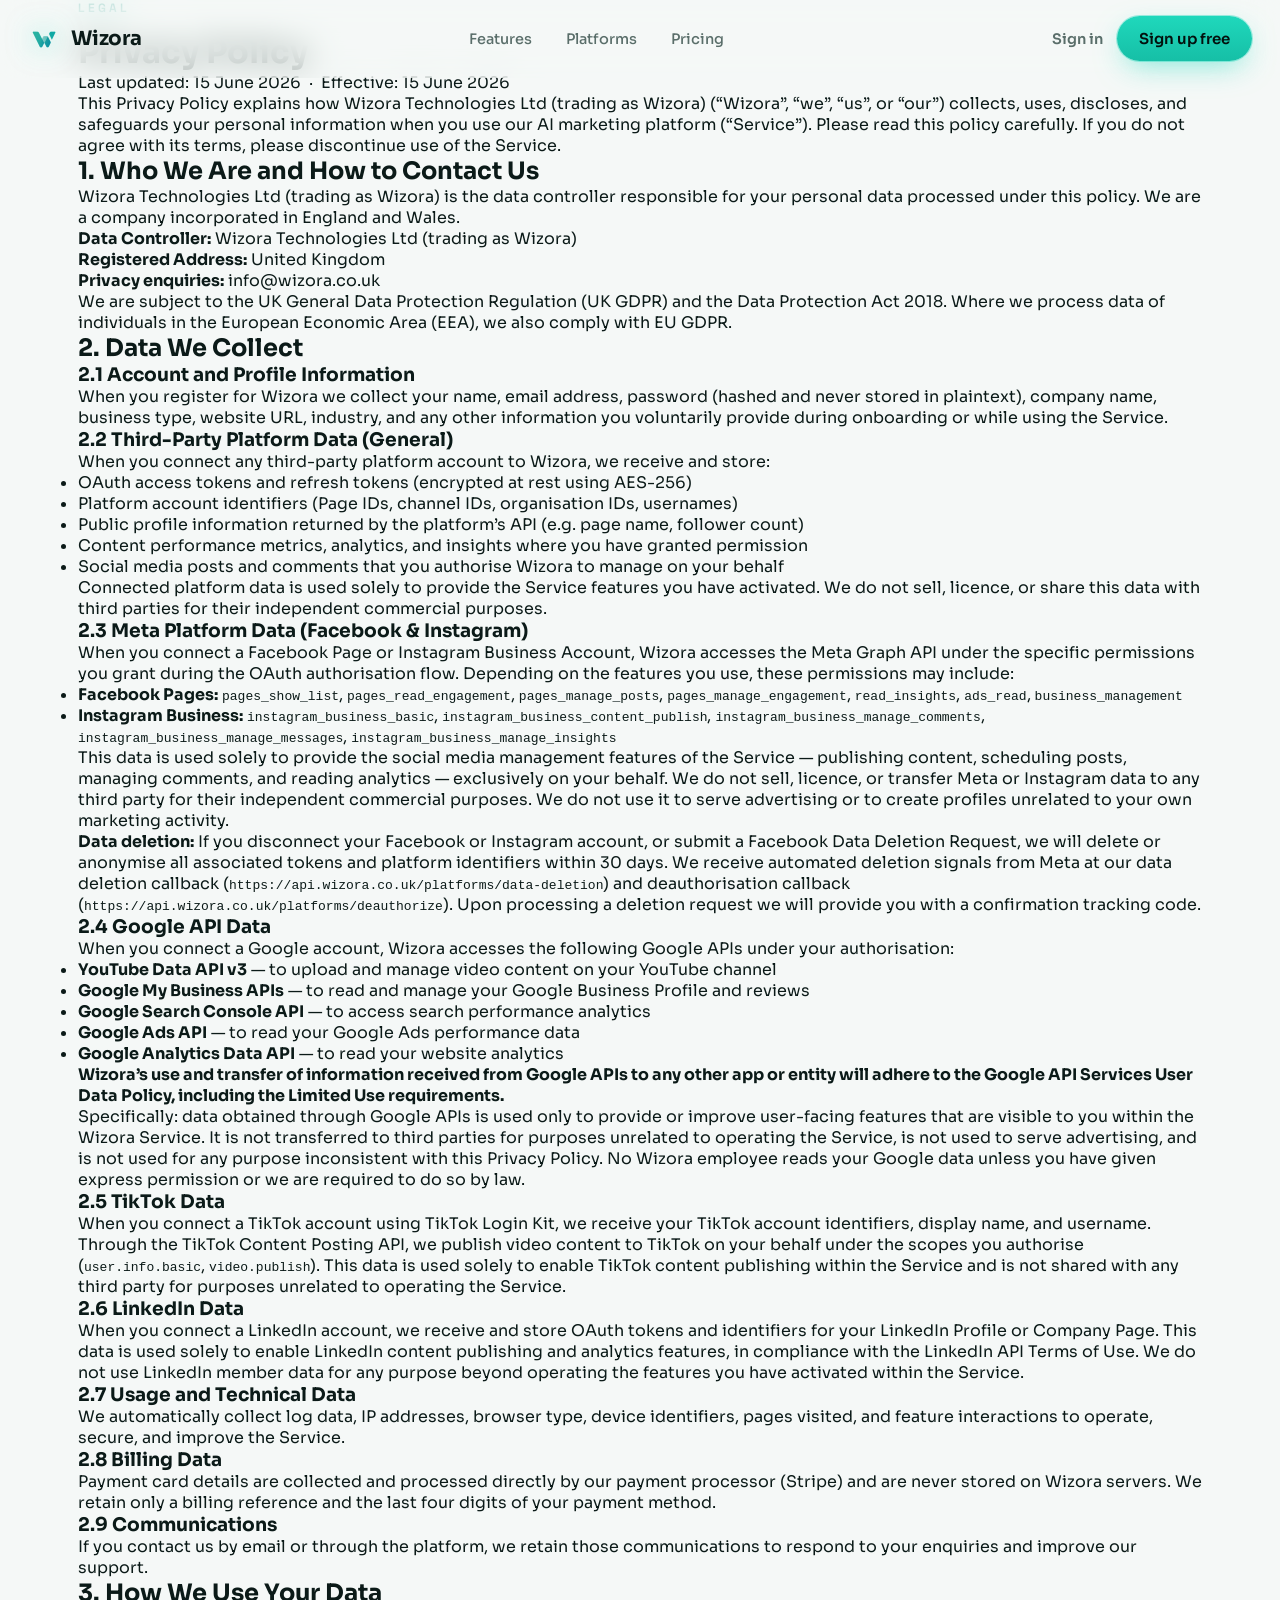
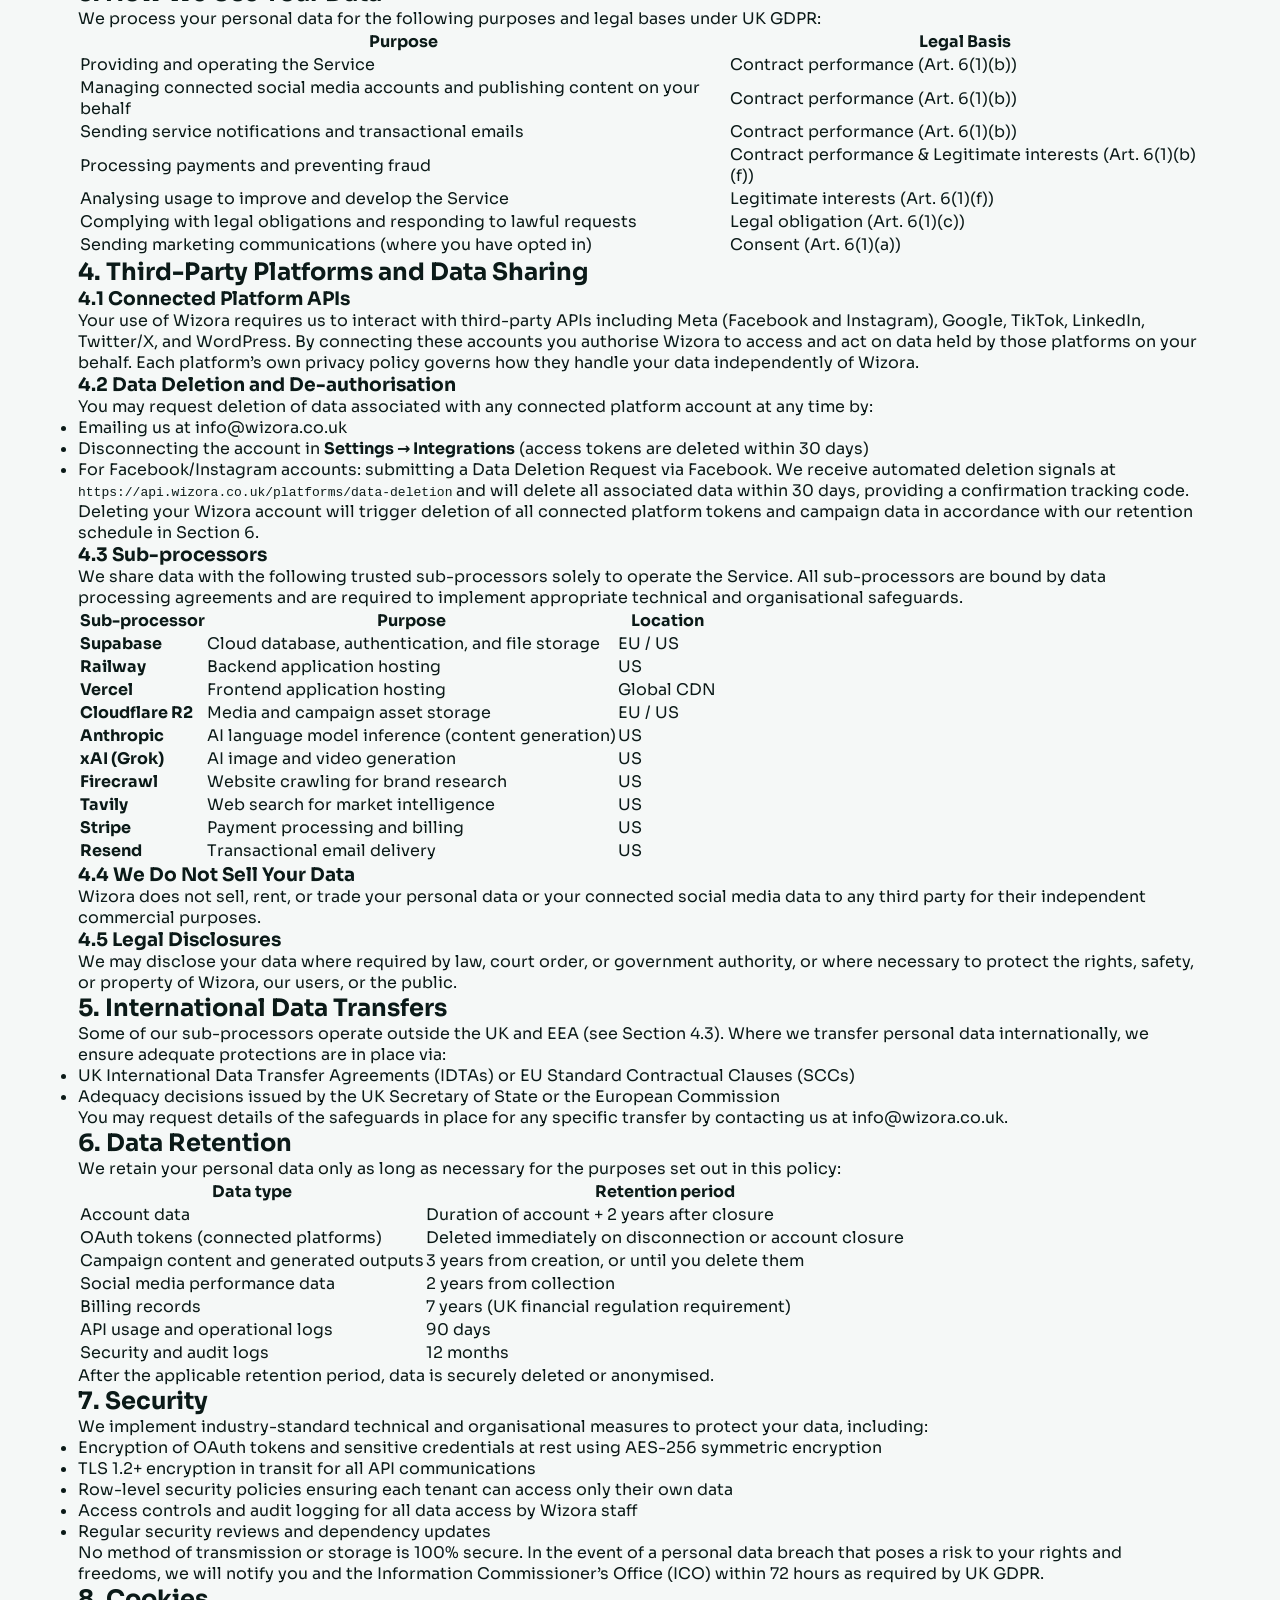
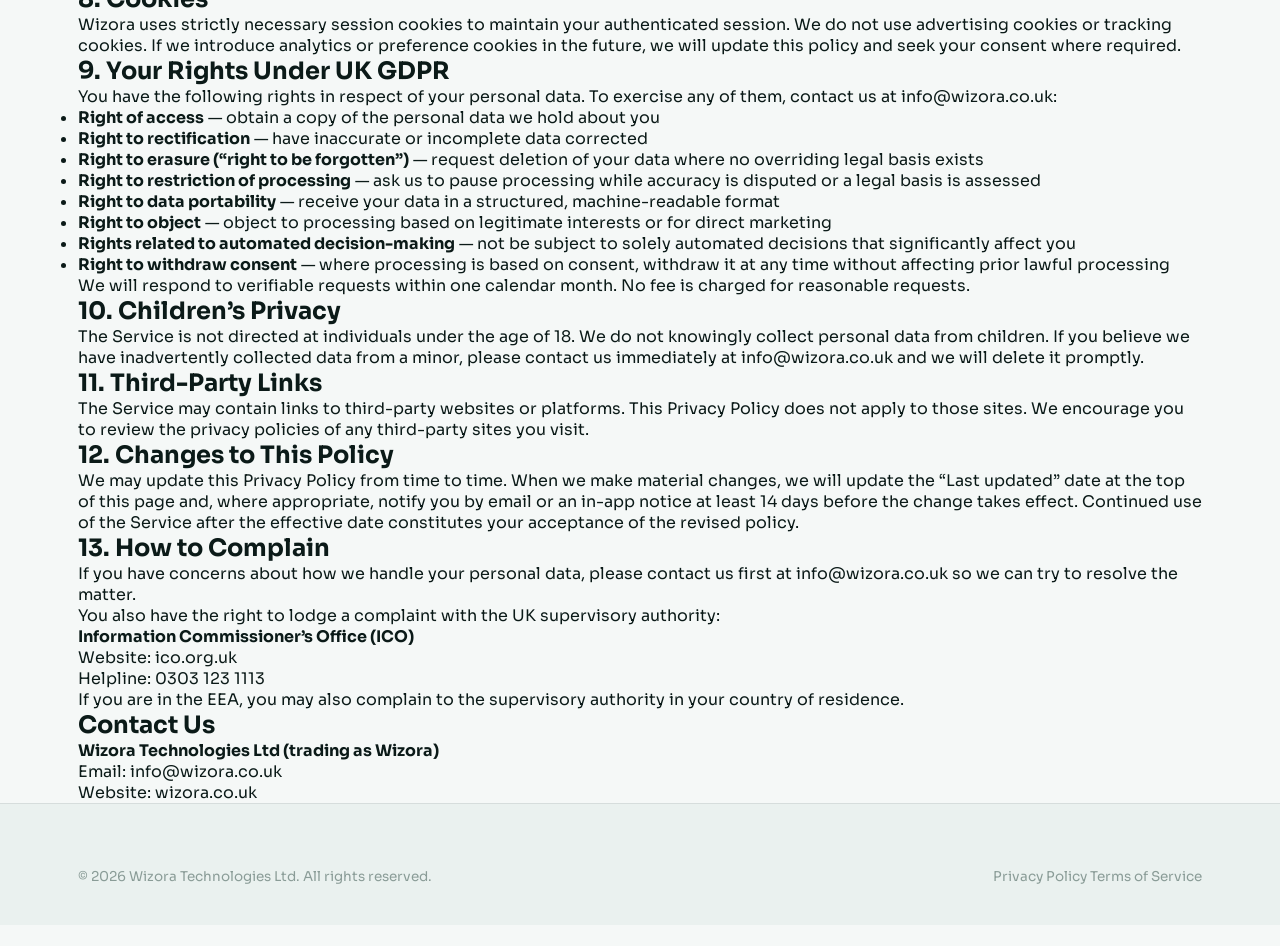
<file: privacy.html>
<!DOCTYPE html>
<html lang="en">
<head>
<meta charset="utf-8"/>
<meta name="viewport" content="width=device-width,initial-scale=1"/>
<title>Privacy Policy — Wizora</title>
<meta name="description" content="Wizora Privacy Policy. Learn how we collect, use, and protect your personal data."/>
<meta name="robots" content="index,follow"/>
<link rel="canonical" href="https://wizora.co.uk/privacy.html"/>
<link rel="preconnect" href="https://fonts.googleapis.com"/>
<link rel="preconnect" href="https://fonts.gstatic.com" crossorigin/>
<link href="https://fonts.googleapis.com/css2?family=Sora:wght@300;400;500;600;700;800&family=Space+Grotesk:wght@400;500;600;700&display=swap" rel="stylesheet"/>
<link rel="icon" type="image/png" href="uploads/wizora_icon_transparent.png"/>
<link rel="stylesheet" href="styles.css"/>
</head>
<body>

<!-- Nav -->
<nav class="nav scrolled">
  <a class="brand" href="index.html"><img src="uploads/wizora_icon_transparent.png" alt="Wizora logo"/>Wizora</a>
  <div class="nav-links">
    <a href="index.html#features">Features</a>
    <a href="index.html#platforms">Platforms</a>
    <a href="index.html#pricing">Pricing</a>
  </div>
  <div class="nav-cta">
    <a class="nav-signin" href="https://app.wizora.co.uk">Sign in</a>
    <a class="btn btn-primary" href="https://app.wizora.co.uk/signup">Sign up free</a>
  </div>
</nav>

<main class="legal-page">
  <div class="wrap">
    <div class="legal-body">
      <p class="eyebrow" style="margin-bottom:16px">Legal</p>
      <h1>Privacy Policy</h1>
      <p class="legal-meta">Last updated: 15 June 2026 &nbsp;·&nbsp; Effective: 15 June 2026</p>

      <p>This Privacy Policy explains how Wizora Technologies Ltd (trading as Wizora) (&ldquo;Wizora&rdquo;, &ldquo;we&rdquo;, &ldquo;us&rdquo;, or &ldquo;our&rdquo;) collects, uses, discloses, and safeguards your personal information when you use our AI marketing platform (&ldquo;Service&rdquo;). Please read this policy carefully. If you do not agree with its terms, please discontinue use of the Service.</p>

      <h2>1. Who We Are and How to Contact Us</h2>
      <p>Wizora Technologies Ltd (trading as Wizora) is the data controller responsible for your personal data processed under this policy. We are a company incorporated in England and Wales.</p>
      <p><strong>Data Controller:</strong> Wizora Technologies Ltd (trading as Wizora)<br/>
      <strong>Registered Address:</strong> United Kingdom<br/>
      <strong>Privacy enquiries:</strong> <a href="mailto:info@wizora.co.uk">info@wizora.co.uk</a></p>
      <p>We are subject to the UK General Data Protection Regulation (UK GDPR) and the Data Protection Act 2018. Where we process data of individuals in the European Economic Area (EEA), we also comply with EU GDPR.</p>

      <h2>2. Data We Collect</h2>

      <h3>2.1 Account and Profile Information</h3>
      <p>When you register for Wizora we collect your name, email address, password (hashed and never stored in plaintext), company name, business type, website URL, industry, and any other information you voluntarily provide during onboarding or while using the Service.</p>

      <h3>2.2 Third-Party Platform Data (General)</h3>
      <p>When you connect any third-party platform account to Wizora, we receive and store:</p>
      <ul>
        <li>OAuth access tokens and refresh tokens (encrypted at rest using AES-256)</li>
        <li>Platform account identifiers (Page IDs, channel IDs, organisation IDs, usernames)</li>
        <li>Public profile information returned by the platform&rsquo;s API (e.g. page name, follower count)</li>
        <li>Content performance metrics, analytics, and insights where you have granted permission</li>
        <li>Social media posts and comments that you authorise Wizora to manage on your behalf</li>
      </ul>
      <p>Connected platform data is used solely to provide the Service features you have activated. We do not sell, licence, or share this data with third parties for their independent commercial purposes.</p>

      <h3>2.3 Meta Platform Data (Facebook &amp; Instagram)</h3>
      <p>When you connect a Facebook Page or Instagram Business Account, Wizora accesses the Meta Graph API under the specific permissions you grant during the OAuth authorisation flow. Depending on the features you use, these permissions may include:</p>
      <ul>
        <li><strong>Facebook Pages:</strong> <code>pages_show_list</code>, <code>pages_read_engagement</code>, <code>pages_manage_posts</code>, <code>pages_manage_engagement</code>, <code>read_insights</code>, <code>ads_read</code>, <code>business_management</code></li>
        <li><strong>Instagram Business:</strong> <code>instagram_business_basic</code>, <code>instagram_business_content_publish</code>, <code>instagram_business_manage_comments</code>, <code>instagram_business_manage_messages</code>, <code>instagram_business_manage_insights</code></li>
      </ul>
      <p>This data is used solely to provide the social media management features of the Service &mdash; publishing content, scheduling posts, managing comments, and reading analytics &mdash; exclusively on your behalf. We do not sell, licence, or transfer Meta or Instagram data to any third party for their independent commercial purposes. We do not use it to serve advertising or to create profiles unrelated to your own marketing activity.</p>
      <p><strong>Data deletion:</strong> If you disconnect your Facebook or Instagram account, or submit a Facebook Data Deletion Request, we will delete or anonymise all associated tokens and platform identifiers within 30 days. We receive automated deletion signals from Meta at our data deletion callback (<code>https://api.wizora.co.uk/platforms/data-deletion</code>) and deauthorisation callback (<code>https://api.wizora.co.uk/platforms/deauthorize</code>). Upon processing a deletion request we will provide you with a confirmation tracking code.</p>

      <h3>2.4 Google API Data</h3>
      <p>When you connect a Google account, Wizora accesses the following Google APIs under your authorisation:</p>
      <ul>
        <li><strong>YouTube Data API v3</strong> &mdash; to upload and manage video content on your YouTube channel</li>
        <li><strong>Google My Business APIs</strong> &mdash; to read and manage your Google Business Profile and reviews</li>
        <li><strong>Google Search Console API</strong> &mdash; to access search performance analytics</li>
        <li><strong>Google Ads API</strong> &mdash; to read your Google Ads performance data</li>
        <li><strong>Google Analytics Data API</strong> &mdash; to read your website analytics</li>
      </ul>
      <p><strong>Wizora&rsquo;s use and transfer of information received from Google APIs to any other app or entity will adhere to the <a href="https://developers.google.com/terms/api-services-user-data-policy" target="_blank" rel="noopener">Google API Services User Data Policy</a>, including the Limited Use requirements.</strong></p>
      <p>Specifically: data obtained through Google APIs is used only to provide or improve user-facing features that are visible to you within the Wizora Service. It is not transferred to third parties for purposes unrelated to operating the Service, is not used to serve advertising, and is not used for any purpose inconsistent with this Privacy Policy. No Wizora employee reads your Google data unless you have given express permission or we are required to do so by law.</p>

      <h3>2.5 TikTok Data</h3>
      <p>When you connect a TikTok account using TikTok Login Kit, we receive your TikTok account identifiers, display name, and username. Through the TikTok Content Posting API, we publish video content to TikTok on your behalf under the scopes you authorise (<code>user.info.basic</code>, <code>video.publish</code>). This data is used solely to enable TikTok content publishing within the Service and is not shared with any third party for purposes unrelated to operating the Service.</p>

      <h3>2.6 LinkedIn Data</h3>
      <p>When you connect a LinkedIn account, we receive and store OAuth tokens and identifiers for your LinkedIn Profile or Company Page. This data is used solely to enable LinkedIn content publishing and analytics features, in compliance with the <a href="https://legal.linkedin.com/api-terms-of-use" target="_blank" rel="noopener">LinkedIn API Terms of Use</a>. We do not use LinkedIn member data for any purpose beyond operating the features you have activated within the Service.</p>

      <h3>2.7 Usage and Technical Data</h3>
      <p>We automatically collect log data, IP addresses, browser type, device identifiers, pages visited, and feature interactions to operate, secure, and improve the Service.</p>

      <h3>2.8 Billing Data</h3>
      <p>Payment card details are collected and processed directly by our payment processor (Stripe) and are never stored on Wizora servers. We retain only a billing reference and the last four digits of your payment method.</p>

      <h3>2.9 Communications</h3>
      <p>If you contact us by email or through the platform, we retain those communications to respond to your enquiries and improve our support.</p>

      <h2>3. How We Use Your Data</h2>
      <p>We process your personal data for the following purposes and legal bases under UK GDPR:</p>
      <table>
        <thead>
          <tr><th>Purpose</th><th>Legal Basis</th></tr>
        </thead>
        <tbody>
          <tr><td>Providing and operating the Service</td><td>Contract performance (Art. 6(1)(b))</td></tr>
          <tr><td>Managing connected social media accounts and publishing content on your behalf</td><td>Contract performance (Art. 6(1)(b))</td></tr>
          <tr><td>Sending service notifications and transactional emails</td><td>Contract performance (Art. 6(1)(b))</td></tr>
          <tr><td>Processing payments and preventing fraud</td><td>Contract performance &amp; Legitimate interests (Art. 6(1)(b)(f))</td></tr>
          <tr><td>Analysing usage to improve and develop the Service</td><td>Legitimate interests (Art. 6(1)(f))</td></tr>
          <tr><td>Complying with legal obligations and responding to lawful requests</td><td>Legal obligation (Art. 6(1)(c))</td></tr>
          <tr><td>Sending marketing communications (where you have opted in)</td><td>Consent (Art. 6(1)(a))</td></tr>
        </tbody>
      </table>

      <h2>4. Third-Party Platforms and Data Sharing</h2>

      <h3>4.1 Connected Platform APIs</h3>
      <p>Your use of Wizora requires us to interact with third-party APIs including Meta (Facebook and Instagram), Google, TikTok, LinkedIn, Twitter/X, and WordPress. By connecting these accounts you authorise Wizora to access and act on data held by those platforms on your behalf. Each platform&rsquo;s own privacy policy governs how they handle your data independently of Wizora.</p>

      <h3>4.2 Data Deletion and De-authorisation</h3>
      <p>You may request deletion of data associated with any connected platform account at any time by:</p>
      <ul>
        <li>Emailing us at <a href="mailto:info@wizora.co.uk">info@wizora.co.uk</a></li>
        <li>Disconnecting the account in <strong>Settings &rarr; Integrations</strong> (access tokens are deleted within 30 days)</li>
        <li>For Facebook/Instagram accounts: submitting a Data Deletion Request via Facebook. We receive automated deletion signals at <code>https://api.wizora.co.uk/platforms/data-deletion</code> and will delete all associated data within 30 days, providing a confirmation tracking code.</li>
      </ul>
      <p>Deleting your Wizora account will trigger deletion of all connected platform tokens and campaign data in accordance with our retention schedule in Section 6.</p>

      <h3>4.3 Sub-processors</h3>
      <p>We share data with the following trusted sub-processors solely to operate the Service. All sub-processors are bound by data processing agreements and are required to implement appropriate technical and organisational safeguards.</p>
      <table>
        <thead>
          <tr><th>Sub-processor</th><th>Purpose</th><th>Location</th></tr>
        </thead>
        <tbody>
          <tr><td><strong>Supabase</strong></td><td>Cloud database, authentication, and file storage</td><td>EU / US</td></tr>
          <tr><td><strong>Railway</strong></td><td>Backend application hosting</td><td>US</td></tr>
          <tr><td><strong>Vercel</strong></td><td>Frontend application hosting</td><td>Global CDN</td></tr>
          <tr><td><strong>Cloudflare R2</strong></td><td>Media and campaign asset storage</td><td>EU / US</td></tr>
          <tr><td><strong>Anthropic</strong></td><td>AI language model inference (content generation)</td><td>US</td></tr>
          <tr><td><strong>xAI (Grok)</strong></td><td>AI image and video generation</td><td>US</td></tr>
          <tr><td><strong>Firecrawl</strong></td><td>Website crawling for brand research</td><td>US</td></tr>
          <tr><td><strong>Tavily</strong></td><td>Web search for market intelligence</td><td>US</td></tr>
          <tr><td><strong>Stripe</strong></td><td>Payment processing and billing</td><td>US</td></tr>
          <tr><td><strong>Resend</strong></td><td>Transactional email delivery</td><td>US</td></tr>
        </tbody>
      </table>

      <h3>4.4 We Do Not Sell Your Data</h3>
      <p>Wizora does not sell, rent, or trade your personal data or your connected social media data to any third party for their independent commercial purposes.</p>

      <h3>4.5 Legal Disclosures</h3>
      <p>We may disclose your data where required by law, court order, or government authority, or where necessary to protect the rights, safety, or property of Wizora, our users, or the public.</p>

      <h2>5. International Data Transfers</h2>
      <p>Some of our sub-processors operate outside the UK and EEA (see Section 4.3). Where we transfer personal data internationally, we ensure adequate protections are in place via:</p>
      <ul>
        <li>UK International Data Transfer Agreements (IDTAs) or EU Standard Contractual Clauses (SCCs)</li>
        <li>Adequacy decisions issued by the UK Secretary of State or the European Commission</li>
      </ul>
      <p>You may request details of the safeguards in place for any specific transfer by contacting us at <a href="mailto:info@wizora.co.uk">info@wizora.co.uk</a>.</p>

      <h2>6. Data Retention</h2>
      <p>We retain your personal data only as long as necessary for the purposes set out in this policy:</p>
      <table>
        <thead>
          <tr><th>Data type</th><th>Retention period</th></tr>
        </thead>
        <tbody>
          <tr><td>Account data</td><td>Duration of account + 2 years after closure</td></tr>
          <tr><td>OAuth tokens (connected platforms)</td><td>Deleted immediately on disconnection or account closure</td></tr>
          <tr><td>Campaign content and generated outputs</td><td>3 years from creation, or until you delete them</td></tr>
          <tr><td>Social media performance data</td><td>2 years from collection</td></tr>
          <tr><td>Billing records</td><td>7 years (UK financial regulation requirement)</td></tr>
          <tr><td>API usage and operational logs</td><td>90 days</td></tr>
          <tr><td>Security and audit logs</td><td>12 months</td></tr>
        </tbody>
      </table>
      <p>After the applicable retention period, data is securely deleted or anonymised.</p>

      <h2>7. Security</h2>
      <p>We implement industry-standard technical and organisational measures to protect your data, including:</p>
      <ul>
        <li>Encryption of OAuth tokens and sensitive credentials at rest using AES-256 symmetric encryption</li>
        <li>TLS 1.2+ encryption in transit for all API communications</li>
        <li>Row-level security policies ensuring each tenant can access only their own data</li>
        <li>Access controls and audit logging for all data access by Wizora staff</li>
        <li>Regular security reviews and dependency updates</li>
      </ul>
      <p>No method of transmission or storage is 100% secure. In the event of a personal data breach that poses a risk to your rights and freedoms, we will notify you and the Information Commissioner&rsquo;s Office (ICO) within 72 hours as required by UK GDPR.</p>

      <h2>8. Cookies</h2>
      <p>Wizora uses strictly necessary session cookies to maintain your authenticated session. We do not use advertising cookies or tracking cookies. If we introduce analytics or preference cookies in the future, we will update this policy and seek your consent where required.</p>

      <h2>9. Your Rights Under UK GDPR</h2>
      <p>You have the following rights in respect of your personal data. To exercise any of them, contact us at <a href="mailto:info@wizora.co.uk">info@wizora.co.uk</a>:</p>
      <ul>
        <li><strong>Right of access</strong> &mdash; obtain a copy of the personal data we hold about you</li>
        <li><strong>Right to rectification</strong> &mdash; have inaccurate or incomplete data corrected</li>
        <li><strong>Right to erasure (&ldquo;right to be forgotten&rdquo;)</strong> &mdash; request deletion of your data where no overriding legal basis exists</li>
        <li><strong>Right to restriction of processing</strong> &mdash; ask us to pause processing while accuracy is disputed or a legal basis is assessed</li>
        <li><strong>Right to data portability</strong> &mdash; receive your data in a structured, machine-readable format</li>
        <li><strong>Right to object</strong> &mdash; object to processing based on legitimate interests or for direct marketing</li>
        <li><strong>Rights related to automated decision-making</strong> &mdash; not be subject to solely automated decisions that significantly affect you</li>
        <li><strong>Right to withdraw consent</strong> &mdash; where processing is based on consent, withdraw it at any time without affecting prior lawful processing</li>
      </ul>
      <p>We will respond to verifiable requests within one calendar month. No fee is charged for reasonable requests.</p>

      <h2>10. Children&rsquo;s Privacy</h2>
      <p>The Service is not directed at individuals under the age of 18. We do not knowingly collect personal data from children. If you believe we have inadvertently collected data from a minor, please contact us immediately at <a href="mailto:info@wizora.co.uk">info@wizora.co.uk</a> and we will delete it promptly.</p>

      <h2>11. Third-Party Links</h2>
      <p>The Service may contain links to third-party websites or platforms. This Privacy Policy does not apply to those sites. We encourage you to review the privacy policies of any third-party sites you visit.</p>

      <h2>12. Changes to This Policy</h2>
      <p>We may update this Privacy Policy from time to time. When we make material changes, we will update the &ldquo;Last updated&rdquo; date at the top of this page and, where appropriate, notify you by email or an in-app notice at least 14 days before the change takes effect. Continued use of the Service after the effective date constitutes your acceptance of the revised policy.</p>

      <h2>13. How to Complain</h2>
      <p>If you have concerns about how we handle your personal data, please contact us first at <a href="mailto:info@wizora.co.uk">info@wizora.co.uk</a> so we can try to resolve the matter.</p>
      <p>You also have the right to lodge a complaint with the UK supervisory authority:</p>
      <p><strong>Information Commissioner&rsquo;s Office (ICO)</strong><br/>
      Website: <a href="https://ico.org.uk" target="_blank" rel="noopener">ico.org.uk</a><br/>
      Helpline: 0303 123 1113</p>
      <p>If you are in the EEA, you may also complain to the supervisory authority in your country of residence.</p>

      <h2>Contact Us</h2>
      <p><strong>Wizora Technologies Ltd (trading as Wizora)</strong><br/>
      Email: <a href="mailto:info@wizora.co.uk">info@wizora.co.uk</a><br/>
      Website: <a href="https://wizora.co.uk">wizora.co.uk</a></p>
    </div>
  </div>
</main>

<footer class="footer">
  <div class="wrap">
    <div class="foot-bot" style="margin-top:0;padding-top:0;border-top:none">
      <span>&copy; 2026 Wizora Technologies Ltd. All rights reserved.</span>
      <div class="foot-legal">
        <a href="privacy.html">Privacy Policy</a>
        <a href="terms.html">Terms of Service</a>
      </div>
    </div>
  </div>
</footer>

<script>
  const nav = document.querySelector('.nav');
  window.addEventListener('scroll', () => {
    nav.classList.toggle('scrolled', window.scrollY > 40);
  }, { passive: true });
</script>
</body>
</html>
</file>
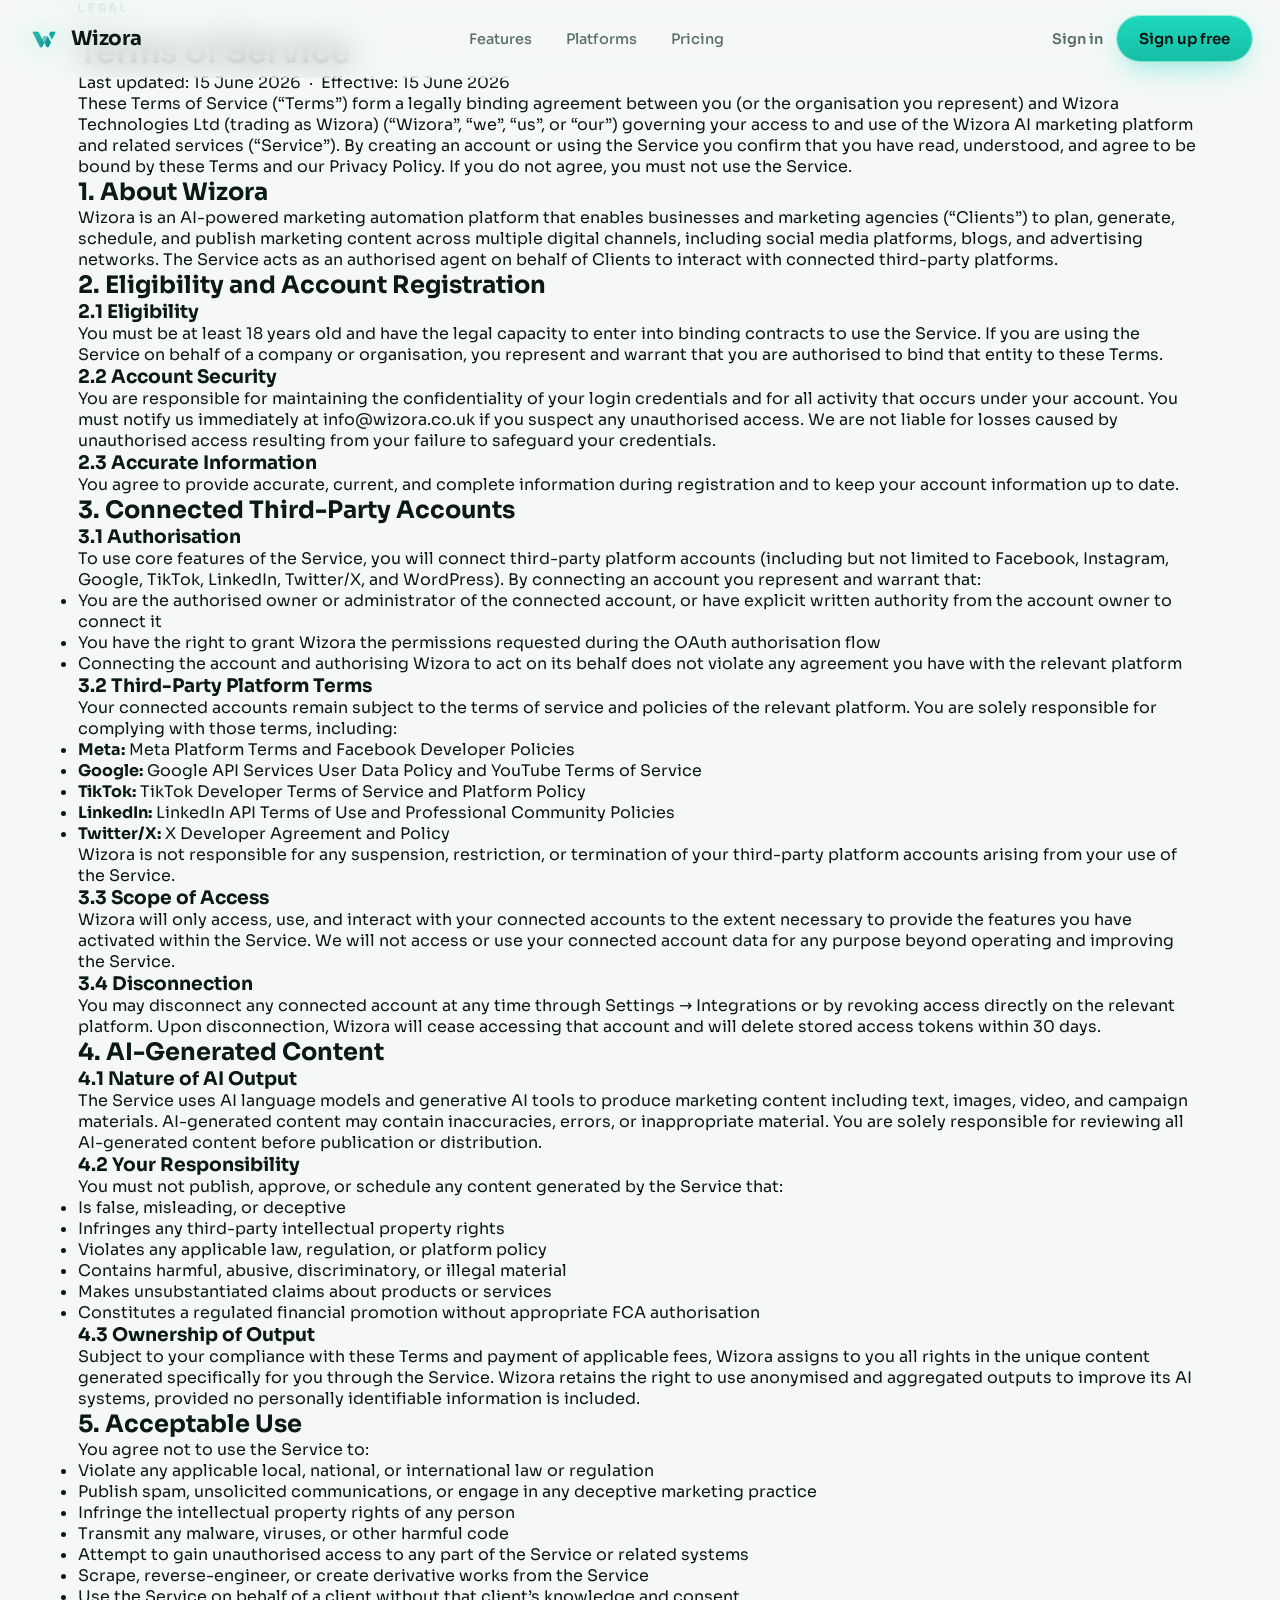
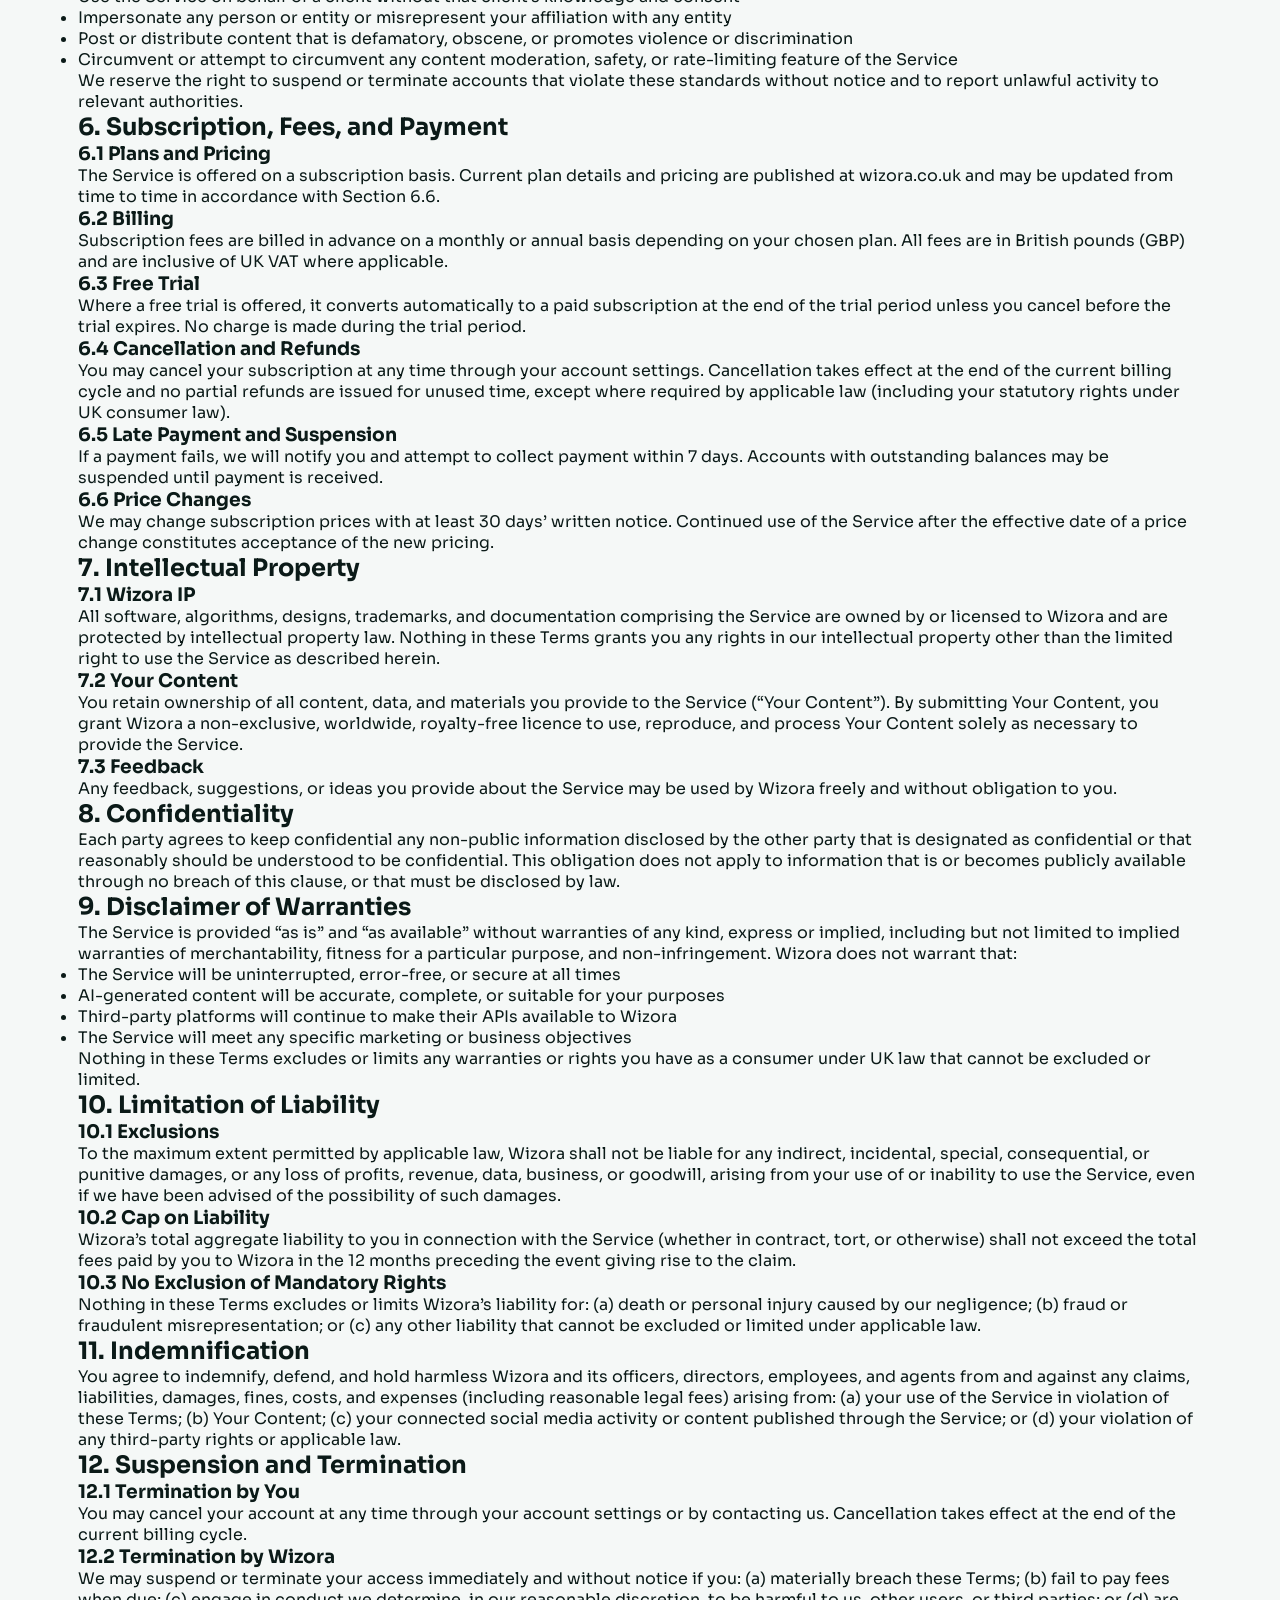
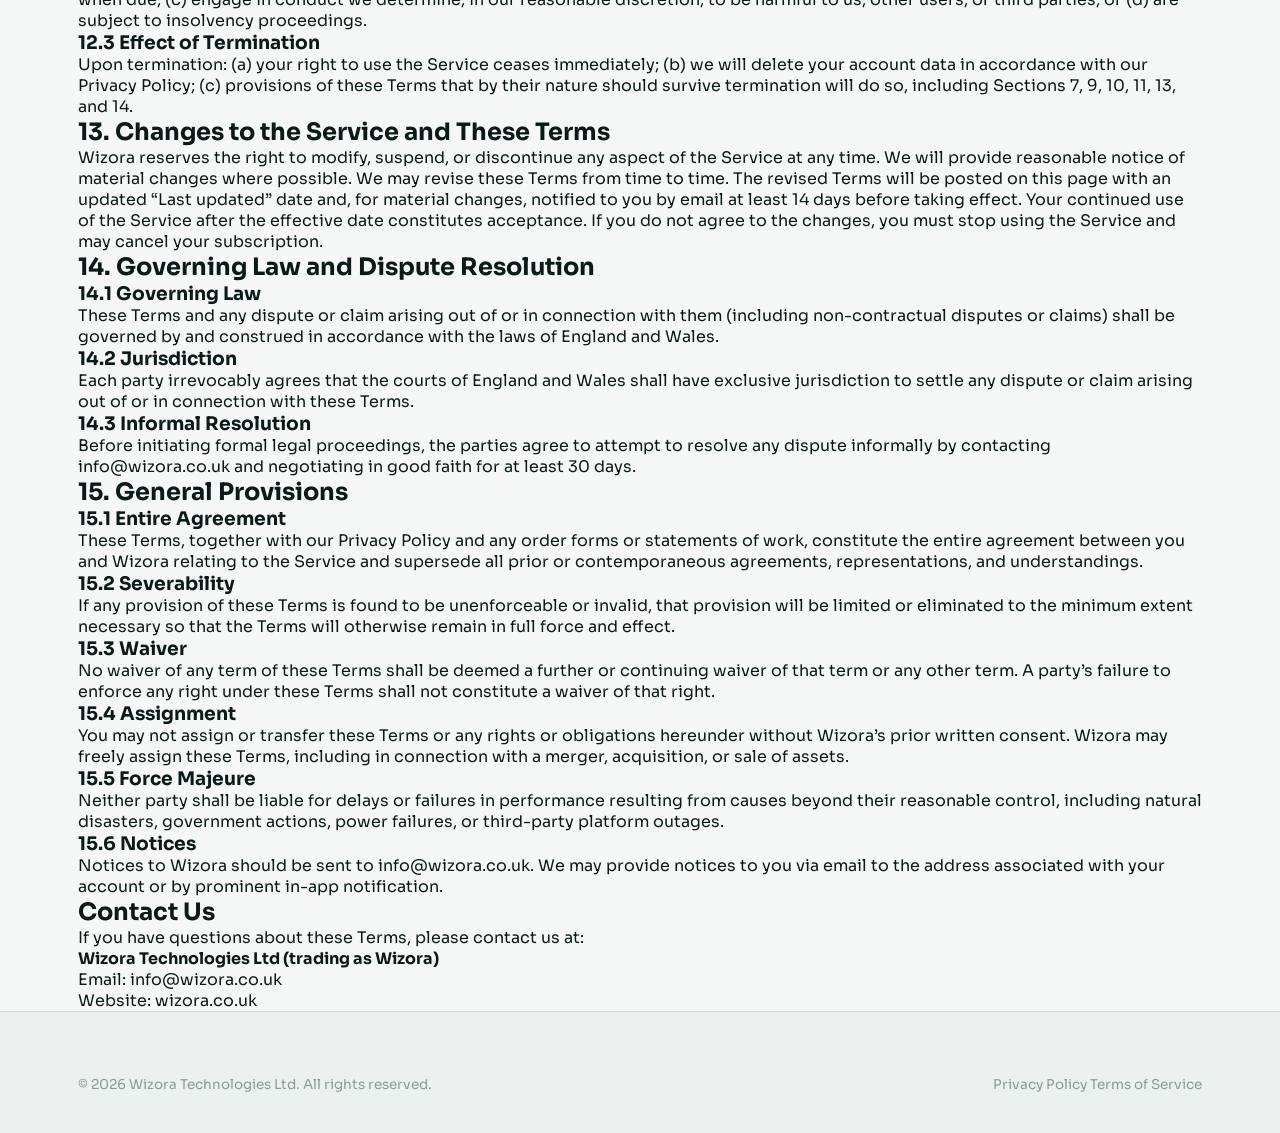
<file: terms.html>
<!DOCTYPE html>
<html lang="en">
<head>
<meta charset="utf-8"/>
<meta name="viewport" content="width=device-width,initial-scale=1"/>
<title>Terms of Service — Wizora</title>
<meta name="description" content="Wizora Terms of Service. Read the terms that govern your use of the Wizora platform."/>
<meta name="robots" content="index,follow"/>
<link rel="canonical" href="https://wizora.co.uk/terms.html"/>
<link rel="preconnect" href="https://fonts.googleapis.com"/>
<link rel="preconnect" href="https://fonts.gstatic.com" crossorigin/>
<link href="https://fonts.googleapis.com/css2?family=Sora:wght@300;400;500;600;700;800&family=Space+Grotesk:wght@400;500;600;700&display=swap" rel="stylesheet"/>
<link rel="icon" type="image/png" href="uploads/wizora_icon_transparent.png"/>
<link rel="stylesheet" href="styles.css"/>
</head>
<body>

<!-- Nav -->
<nav class="nav scrolled">
  <a class="brand" href="index.html"><img src="uploads/wizora_icon_transparent.png" alt="Wizora logo"/>Wizora</a>
  <div class="nav-links">
    <a href="index.html#features">Features</a>
    <a href="index.html#platforms">Platforms</a>
    <a href="index.html#pricing">Pricing</a>
  </div>
  <div class="nav-cta">
    <a class="nav-signin" href="https://app.wizora.co.uk">Sign in</a>
    <a class="btn btn-primary" href="https://app.wizora.co.uk/signup">Sign up free</a>
  </div>
</nav>

<main class="legal-page">
  <div class="wrap">
    <div class="legal-body">
      <p class="eyebrow" style="margin-bottom:16px">Legal</p>
      <h1>Terms of Service</h1>
      <p class="legal-meta">Last updated: 15 June 2026 &nbsp;·&nbsp; Effective: 15 June 2026</p>

      <p>These Terms of Service (&ldquo;Terms&rdquo;) form a legally binding agreement between you (or the organisation you represent) and Wizora Technologies Ltd (trading as Wizora) (&ldquo;Wizora&rdquo;, &ldquo;we&rdquo;, &ldquo;us&rdquo;, or &ldquo;our&rdquo;) governing your access to and use of the Wizora AI marketing platform and related services (&ldquo;Service&rdquo;). By creating an account or using the Service you confirm that you have read, understood, and agree to be bound by these Terms and our <a href="privacy.html">Privacy Policy</a>. If you do not agree, you must not use the Service.</p>

      <h2>1. About Wizora</h2>
      <p>Wizora is an AI-powered marketing automation platform that enables businesses and marketing agencies (&ldquo;Clients&rdquo;) to plan, generate, schedule, and publish marketing content across multiple digital channels, including social media platforms, blogs, and advertising networks. The Service acts as an authorised agent on behalf of Clients to interact with connected third-party platforms.</p>

      <h2>2. Eligibility and Account Registration</h2>

      <h3>2.1 Eligibility</h3>
      <p>You must be at least 18 years old and have the legal capacity to enter into binding contracts to use the Service. If you are using the Service on behalf of a company or organisation, you represent and warrant that you are authorised to bind that entity to these Terms.</p>

      <h3>2.2 Account Security</h3>
      <p>You are responsible for maintaining the confidentiality of your login credentials and for all activity that occurs under your account. You must notify us immediately at <a href="mailto:info@wizora.co.uk">info@wizora.co.uk</a> if you suspect any unauthorised access. We are not liable for losses caused by unauthorised access resulting from your failure to safeguard your credentials.</p>

      <h3>2.3 Accurate Information</h3>
      <p>You agree to provide accurate, current, and complete information during registration and to keep your account information up to date.</p>

      <h2>3. Connected Third-Party Accounts</h2>

      <h3>3.1 Authorisation</h3>
      <p>To use core features of the Service, you will connect third-party platform accounts (including but not limited to Facebook, Instagram, Google, TikTok, LinkedIn, Twitter/X, and WordPress). By connecting an account you represent and warrant that:</p>
      <ul>
        <li>You are the authorised owner or administrator of the connected account, or have explicit written authority from the account owner to connect it</li>
        <li>You have the right to grant Wizora the permissions requested during the OAuth authorisation flow</li>
        <li>Connecting the account and authorising Wizora to act on its behalf does not violate any agreement you have with the relevant platform</li>
      </ul>

      <h3>3.2 Third-Party Platform Terms</h3>
      <p>Your connected accounts remain subject to the terms of service and policies of the relevant platform. You are solely responsible for complying with those terms, including:</p>
      <ul>
        <li><strong>Meta:</strong> Meta Platform Terms and Facebook Developer Policies</li>
        <li><strong>Google:</strong> Google API Services User Data Policy and YouTube Terms of Service</li>
        <li><strong>TikTok:</strong> TikTok Developer Terms of Service and Platform Policy</li>
        <li><strong>LinkedIn:</strong> LinkedIn API Terms of Use and Professional Community Policies</li>
        <li><strong>Twitter/X:</strong> X Developer Agreement and Policy</li>
      </ul>
      <p>Wizora is not responsible for any suspension, restriction, or termination of your third-party platform accounts arising from your use of the Service.</p>

      <h3>3.3 Scope of Access</h3>
      <p>Wizora will only access, use, and interact with your connected accounts to the extent necessary to provide the features you have activated within the Service. We will not access or use your connected account data for any purpose beyond operating and improving the Service.</p>

      <h3>3.4 Disconnection</h3>
      <p>You may disconnect any connected account at any time through Settings &rarr; Integrations or by revoking access directly on the relevant platform. Upon disconnection, Wizora will cease accessing that account and will delete stored access tokens within 30 days.</p>

      <h2>4. AI-Generated Content</h2>

      <h3>4.1 Nature of AI Output</h3>
      <p>The Service uses AI language models and generative AI tools to produce marketing content including text, images, video, and campaign materials. AI-generated content may contain inaccuracies, errors, or inappropriate material. You are solely responsible for reviewing all AI-generated content before publication or distribution.</p>

      <h3>4.2 Your Responsibility</h3>
      <p>You must not publish, approve, or schedule any content generated by the Service that:</p>
      <ul>
        <li>Is false, misleading, or deceptive</li>
        <li>Infringes any third-party intellectual property rights</li>
        <li>Violates any applicable law, regulation, or platform policy</li>
        <li>Contains harmful, abusive, discriminatory, or illegal material</li>
        <li>Makes unsubstantiated claims about products or services</li>
        <li>Constitutes a regulated financial promotion without appropriate FCA authorisation</li>
      </ul>

      <h3>4.3 Ownership of Output</h3>
      <p>Subject to your compliance with these Terms and payment of applicable fees, Wizora assigns to you all rights in the unique content generated specifically for you through the Service. Wizora retains the right to use anonymised and aggregated outputs to improve its AI systems, provided no personally identifiable information is included.</p>

      <h2>5. Acceptable Use</h2>
      <p>You agree not to use the Service to:</p>
      <ul>
        <li>Violate any applicable local, national, or international law or regulation</li>
        <li>Publish spam, unsolicited communications, or engage in any deceptive marketing practice</li>
        <li>Infringe the intellectual property rights of any person</li>
        <li>Transmit any malware, viruses, or other harmful code</li>
        <li>Attempt to gain unauthorised access to any part of the Service or related systems</li>
        <li>Scrape, reverse-engineer, or create derivative works from the Service</li>
        <li>Use the Service on behalf of a client without that client&rsquo;s knowledge and consent</li>
        <li>Impersonate any person or entity or misrepresent your affiliation with any entity</li>
        <li>Post or distribute content that is defamatory, obscene, or promotes violence or discrimination</li>
        <li>Circumvent or attempt to circumvent any content moderation, safety, or rate-limiting feature of the Service</li>
      </ul>
      <p>We reserve the right to suspend or terminate accounts that violate these standards without notice and to report unlawful activity to relevant authorities.</p>

      <h2>6. Subscription, Fees, and Payment</h2>

      <h3>6.1 Plans and Pricing</h3>
      <p>The Service is offered on a subscription basis. Current plan details and pricing are published at <a href="https://wizora.co.uk/#pricing">wizora.co.uk</a> and may be updated from time to time in accordance with Section 6.6.</p>

      <h3>6.2 Billing</h3>
      <p>Subscription fees are billed in advance on a monthly or annual basis depending on your chosen plan. All fees are in British pounds (GBP) and are inclusive of UK VAT where applicable.</p>

      <h3>6.3 Free Trial</h3>
      <p>Where a free trial is offered, it converts automatically to a paid subscription at the end of the trial period unless you cancel before the trial expires. No charge is made during the trial period.</p>

      <h3>6.4 Cancellation and Refunds</h3>
      <p>You may cancel your subscription at any time through your account settings. Cancellation takes effect at the end of the current billing cycle and no partial refunds are issued for unused time, except where required by applicable law (including your statutory rights under UK consumer law).</p>

      <h3>6.5 Late Payment and Suspension</h3>
      <p>If a payment fails, we will notify you and attempt to collect payment within 7 days. Accounts with outstanding balances may be suspended until payment is received.</p>

      <h3>6.6 Price Changes</h3>
      <p>We may change subscription prices with at least 30 days&rsquo; written notice. Continued use of the Service after the effective date of a price change constitutes acceptance of the new pricing.</p>

      <h2>7. Intellectual Property</h2>

      <h3>7.1 Wizora IP</h3>
      <p>All software, algorithms, designs, trademarks, and documentation comprising the Service are owned by or licensed to Wizora and are protected by intellectual property law. Nothing in these Terms grants you any rights in our intellectual property other than the limited right to use the Service as described herein.</p>

      <h3>7.2 Your Content</h3>
      <p>You retain ownership of all content, data, and materials you provide to the Service (&ldquo;Your Content&rdquo;). By submitting Your Content, you grant Wizora a non-exclusive, worldwide, royalty-free licence to use, reproduce, and process Your Content solely as necessary to provide the Service.</p>

      <h3>7.3 Feedback</h3>
      <p>Any feedback, suggestions, or ideas you provide about the Service may be used by Wizora freely and without obligation to you.</p>

      <h2>8. Confidentiality</h2>
      <p>Each party agrees to keep confidential any non-public information disclosed by the other party that is designated as confidential or that reasonably should be understood to be confidential. This obligation does not apply to information that is or becomes publicly available through no breach of this clause, or that must be disclosed by law.</p>

      <h2>9. Disclaimer of Warranties</h2>
      <p>The Service is provided &ldquo;as is&rdquo; and &ldquo;as available&rdquo; without warranties of any kind, express or implied, including but not limited to implied warranties of merchantability, fitness for a particular purpose, and non-infringement. Wizora does not warrant that:</p>
      <ul>
        <li>The Service will be uninterrupted, error-free, or secure at all times</li>
        <li>AI-generated content will be accurate, complete, or suitable for your purposes</li>
        <li>Third-party platforms will continue to make their APIs available to Wizora</li>
        <li>The Service will meet any specific marketing or business objectives</li>
      </ul>
      <p>Nothing in these Terms excludes or limits any warranties or rights you have as a consumer under UK law that cannot be excluded or limited.</p>

      <h2>10. Limitation of Liability</h2>

      <h3>10.1 Exclusions</h3>
      <p>To the maximum extent permitted by applicable law, Wizora shall not be liable for any indirect, incidental, special, consequential, or punitive damages, or any loss of profits, revenue, data, business, or goodwill, arising from your use of or inability to use the Service, even if we have been advised of the possibility of such damages.</p>

      <h3>10.2 Cap on Liability</h3>
      <p>Wizora&rsquo;s total aggregate liability to you in connection with the Service (whether in contract, tort, or otherwise) shall not exceed the total fees paid by you to Wizora in the 12 months preceding the event giving rise to the claim.</p>

      <h3>10.3 No Exclusion of Mandatory Rights</h3>
      <p>Nothing in these Terms excludes or limits Wizora&rsquo;s liability for: (a) death or personal injury caused by our negligence; (b) fraud or fraudulent misrepresentation; or (c) any other liability that cannot be excluded or limited under applicable law.</p>

      <h2>11. Indemnification</h2>
      <p>You agree to indemnify, defend, and hold harmless Wizora and its officers, directors, employees, and agents from and against any claims, liabilities, damages, fines, costs, and expenses (including reasonable legal fees) arising from: (a) your use of the Service in violation of these Terms; (b) Your Content; (c) your connected social media activity or content published through the Service; or (d) your violation of any third-party rights or applicable law.</p>

      <h2>12. Suspension and Termination</h2>

      <h3>12.1 Termination by You</h3>
      <p>You may cancel your account at any time through your account settings or by contacting us. Cancellation takes effect at the end of the current billing cycle.</p>

      <h3>12.2 Termination by Wizora</h3>
      <p>We may suspend or terminate your access immediately and without notice if you: (a) materially breach these Terms; (b) fail to pay fees when due; (c) engage in conduct we determine, in our reasonable discretion, to be harmful to us, other users, or third parties; or (d) are subject to insolvency proceedings.</p>

      <h3>12.3 Effect of Termination</h3>
      <p>Upon termination: (a) your right to use the Service ceases immediately; (b) we will delete your account data in accordance with our Privacy Policy; (c) provisions of these Terms that by their nature should survive termination will do so, including Sections 7, 9, 10, 11, 13, and 14.</p>

      <h2>13. Changes to the Service and These Terms</h2>
      <p>Wizora reserves the right to modify, suspend, or discontinue any aspect of the Service at any time. We will provide reasonable notice of material changes where possible. We may revise these Terms from time to time. The revised Terms will be posted on this page with an updated &ldquo;Last updated&rdquo; date and, for material changes, notified to you by email at least 14 days before taking effect. Your continued use of the Service after the effective date constitutes acceptance. If you do not agree to the changes, you must stop using the Service and may cancel your subscription.</p>

      <h2>14. Governing Law and Dispute Resolution</h2>

      <h3>14.1 Governing Law</h3>
      <p>These Terms and any dispute or claim arising out of or in connection with them (including non-contractual disputes or claims) shall be governed by and construed in accordance with the laws of England and Wales.</p>

      <h3>14.2 Jurisdiction</h3>
      <p>Each party irrevocably agrees that the courts of England and Wales shall have exclusive jurisdiction to settle any dispute or claim arising out of or in connection with these Terms.</p>

      <h3>14.3 Informal Resolution</h3>
      <p>Before initiating formal legal proceedings, the parties agree to attempt to resolve any dispute informally by contacting <a href="mailto:info@wizora.co.uk">info@wizora.co.uk</a> and negotiating in good faith for at least 30 days.</p>

      <h2>15. General Provisions</h2>

      <h3>15.1 Entire Agreement</h3>
      <p>These Terms, together with our Privacy Policy and any order forms or statements of work, constitute the entire agreement between you and Wizora relating to the Service and supersede all prior or contemporaneous agreements, representations, and understandings.</p>

      <h3>15.2 Severability</h3>
      <p>If any provision of these Terms is found to be unenforceable or invalid, that provision will be limited or eliminated to the minimum extent necessary so that the Terms will otherwise remain in full force and effect.</p>

      <h3>15.3 Waiver</h3>
      <p>No waiver of any term of these Terms shall be deemed a further or continuing waiver of that term or any other term. A party&rsquo;s failure to enforce any right under these Terms shall not constitute a waiver of that right.</p>

      <h3>15.4 Assignment</h3>
      <p>You may not assign or transfer these Terms or any rights or obligations hereunder without Wizora&rsquo;s prior written consent. Wizora may freely assign these Terms, including in connection with a merger, acquisition, or sale of assets.</p>

      <h3>15.5 Force Majeure</h3>
      <p>Neither party shall be liable for delays or failures in performance resulting from causes beyond their reasonable control, including natural disasters, government actions, power failures, or third-party platform outages.</p>

      <h3>15.6 Notices</h3>
      <p>Notices to Wizora should be sent to <a href="mailto:info@wizora.co.uk">info@wizora.co.uk</a>. We may provide notices to you via email to the address associated with your account or by prominent in-app notification.</p>

      <h2>Contact Us</h2>
      <p>If you have questions about these Terms, please contact us at:</p>
      <p><strong>Wizora Technologies Ltd (trading as Wizora)</strong><br/>
      Email: <a href="mailto:info@wizora.co.uk">info@wizora.co.uk</a><br/>
      Website: <a href="https://wizora.co.uk">wizora.co.uk</a></p>
    </div>
  </div>
</main>

<footer class="footer">
  <div class="wrap">
    <div class="foot-bot" style="margin-top:0;padding-top:0;border-top:none">
      <span>&copy; 2026 Wizora Technologies Ltd. All rights reserved.</span>
      <div class="foot-legal">
        <a href="privacy.html">Privacy Policy</a>
        <a href="terms.html">Terms of Service</a>
      </div>
    </div>
  </div>
</footer>

<script>
  const nav = document.querySelector('.nav');
  window.addEventListener('scroll', () => {
    nav.classList.toggle('scrolled', window.scrollY > 40);
  }, { passive: true });
</script>
</body>
</html>
</file>
<file: styles.css>
/* ===== Wizora landing — design system ===== */
:root{
  --bg:#F5F8F7;
  --bg-2:#FFFFFF;
  --bg-3:#EAF1EF;
  --panel:#FFFFFF;
  --line:rgba(11,26,24,.09);
  --line-2:rgba(11,26,24,.14);

  --teal:#1FD8BC;
  --teal-2:#16BFA6;
  --teal-deep:#0B8C7B;
  --teal-soft:rgba(31,216,188,.16);

  --text:#0B1A18;
  --text-dim:#5A6E6A;
  --text-mut:#8A9C97;

  --hero-bg:#F5F8F7;
  --hero-ink:#0B1A18;
  --hero-dim:#5A6E6A;
  --hero-line:rgba(11,26,24,.10);

  --font-display:"Sora",system-ui,sans-serif;
  --font-body:"Sora",system-ui,sans-serif;
  --font-mono:"Space Grotesk",ui-monospace,monospace;

  --maxw:1180px;
  --ease:cubic-bezier(.16,1,.3,1);
}

*{box-sizing:border-box;margin:0;padding:0}
html{scroll-behavior:smooth}
body{
  background:var(--bg);
  color:var(--text);
  font-family:var(--font-body);
  -webkit-font-smoothing:antialiased;
  overflow-x:hidden;
}
a{color:inherit;text-decoration:none}
button{font-family:inherit;cursor:pointer;border:none;background:none;color:inherit}
img{display:block;max-width:100%}
::selection{background:var(--teal);color:#04100E}

.wrap{max-width:var(--maxw);margin:0 auto;padding:0 28px}
.eyebrow{
  font-family:var(--font-mono);
  font-size:12px;font-weight:600;
  letter-spacing:.26em;text-transform:uppercase;
  color:var(--teal-deep);
}

/* ===== Buttons ===== */
.btn{
  display:inline-flex;align-items:center;gap:9px;
  font-family:var(--font-display);font-weight:600;font-size:15px;
  padding:13px 22px;border-radius:999px;
  transition:transform .25s cubic-bezier(.16,1,.3,1),box-shadow .25s,background .25s,color .25s;
  white-space:nowrap;
}
.btn:hover{transform:translateY(-2px)}
.btn-primary{
  background:linear-gradient(180deg,var(--teal),var(--teal-2));
  color:#03110E;
  box-shadow:0 0 0 1px rgba(31,216,188,.4),0 10px 30px -8px rgba(31,216,188,.6);
}
.btn-primary:hover{box-shadow:0 0 0 1px rgba(31,216,188,.5),0 16px 44px -8px rgba(31,216,188,.8)}
.btn-ghost{
  background:var(--panel);color:var(--text);
  box-shadow:inset 0 0 0 1px var(--line-2);
  backdrop-filter:blur(8px);
}
.btn-ghost:hover{box-shadow:inset 0 0 0 1px var(--teal)}
.btn-lg{padding:16px 30px;font-size:16px}
.btn-dark{background:var(--hero-ink);color:#fff}
.btn-dark:hover{box-shadow:0 12px 30px -10px rgba(11,26,24,.6)}

/* ===== Nav ===== */
.nav{
  position:fixed;inset:0 0 auto 0;z-index:120;
  display:flex;align-items:center;justify-content:space-between;
  padding:16px 28px;
  background:rgba(245,248,247,.6);
  backdrop-filter:blur(16px) saturate(160%);
  border-bottom:1px solid transparent;
  transition:background .3s,border-color .3s;
}
.nav.scrolled{background:rgba(245,248,247,.85);border-bottom:1px solid var(--line)}
.brand{display:flex;align-items:center;gap:11px;font-family:var(--font-display);font-weight:700;font-size:20px;letter-spacing:-.01em}
.brand img{width:32px;height:32px;filter:drop-shadow(0 0 14px rgba(31,216,188,.55))}
.nav-links{display:flex;align-items:center;gap:34px}
.nav-links a{font-size:14.5px;color:var(--text-dim);font-weight:500;transition:color .2s}
.nav-links a:hover{color:var(--text)}
.nav-cta{display:flex;align-items:center;gap:14px}
.nav-signin{font-size:14.5px;font-weight:600;color:var(--text-dim)}
.nav-signin:hover{color:var(--text)}
@media(max-width:860px){.nav-links{display:none}.nav-signin{display:none}}

/* ===== HERO ===== */
.hero{position:relative;height:260vh;background:var(--hero-bg)}
.hero-stage{
  position:sticky;top:0;height:100vh;width:100%;
  overflow:hidden;background:var(--hero-bg);
}
/* soft radial vignette + grid texture */
.hero-stage::before{
  content:"";position:absolute;inset:0;
  background:
    radial-gradient(120% 80% at 50% 18%,rgba(31,216,188,.10),transparent 60%),
    radial-gradient(60% 60% at 50% 92%,rgba(31,216,188,.07),transparent 70%);
  pointer-events:none;
}
.hero-grid{
  position:absolute;inset:0;
  background-image:
    linear-gradient(var(--hero-line) 1px,transparent 1px),
    linear-gradient(90deg,var(--hero-line) 1px,transparent 1px);
  background-size:64px 64px;
  -webkit-mask-image:radial-gradient(120% 75% at 50% 40%,#000 30%,transparent 78%);
          mask-image:radial-gradient(120% 75% at 50% 40%,#000 30%,transparent 78%);
  opacity:.5;pointer-events:none;
}
.stage-cards{position:absolute;inset:0;display:flex;align-items:center;justify-content:center}

/* card */
.card{position:absolute;width:64px;height:90px;will-change:transform,opacity;
  transition:transform .7s cubic-bezier(.16,1,.3,1),opacity .6s ease}
.card-inner{position:relative;height:100%;width:100%;transform-style:preserve-3d;
  transition:transform .6s cubic-bezier(.2,.7,.2,1)}
.card:hover .card-inner{transform:rotateY(180deg)}
.face{position:absolute;inset:0;border-radius:11px;overflow:hidden;backface-visibility:hidden;
  box-shadow:0 10px 26px -10px rgba(11,26,24,.45),0 1px 0 rgba(255,255,255,.6) inset}
.face-front{background:#fff;display:flex;flex-direction:column}
.post-img{width:100%;height:100%;object-fit:cover;display:block;user-select:none}
.face-photo{flex:1;position:relative}
.face-photo::after{content:"";position:absolute;inset:0;background:linear-gradient(180deg,rgba(255,255,255,.18),transparent 40%)}
.face-meta{height:23px;display:flex;align-items:center;gap:4px;padding:0 5px;background:#fff}
.face-av{width:11px;height:11px;border-radius:50%;flex:none}
.face-bars{display:flex;flex-direction:column;gap:2.5px;flex:1}
.face-bar{height:2.5px;border-radius:2px;background:#0b1a18}
.face-bar.a{width:70%;opacity:.85}
.face-bar.b{width:45%;opacity:.35}
.face-heart{width:8px;height:8px;flex:none;opacity:.5}
.face-back{background:#fff;color:var(--text);display:flex;align-items:center;justify-content:center;
  transform:rotateY(180deg);box-shadow:0 10px 26px -10px rgba(11,26,24,.3)}
.face-back .pf{font-family:var(--font-mono);font-size:8px;letter-spacing:.18em;color:var(--teal-deep);text-transform:uppercase}
.face-back .pn{font-size:11px;font-weight:600;margin-top:3px}

/* hero overlay copy */
.hero-copy{
  position:absolute;left:50%;top:50%;transform:translate(-50%,-50%);
  z-index:20;width:min(640px,90vw);text-align:center;
  display:flex;flex-direction:column;align-items:center;
  pointer-events:none;
}
.hero-copy .eyebrow{color:var(--teal-deep);margin-bottom:18px}
.hero-copy h1{
  font-family:var(--font-display);font-weight:700;
  font-size:clamp(34px,6vw,62px);line-height:1.02;letter-spacing:-.03em;
  color:var(--hero-ink);text-wrap:balance;
}
.hero-copy h1 .gl{color:var(--teal-deep)}
.hero-copy p{margin-top:20px;font-size:clamp(15px,1.6vw,18px);color:var(--hero-dim);line-height:1.55;max-width:440px}
.hero-actions{margin-top:30px;display:flex;gap:14px;justify-content:center;pointer-events:auto;flex-wrap:wrap}
.hero-scroll{
  position:absolute;left:50%;bottom:30px;transform:translateX(-50%);
  font-family:var(--font-mono);font-size:11px;letter-spacing:.24em;text-transform:uppercase;
  color:var(--hero-dim);display:flex;flex-direction:column;align-items:center;gap:8px;z-index:20;
  transition:opacity .4s;
}
.hero-scroll .line{width:1px;height:34px;background:linear-gradient(var(--hero-dim),transparent);animation:drift 1.8s ease-in-out infinite}
@keyframes drift{0%,100%{transform:scaleY(.5);transform-origin:top;opacity:.4}50%{transform:scaleY(1);opacity:1}}

/* fade panel from light hero into dark body */
.hero-fade{position:absolute;left:0;right:0;bottom:0;height:200px;
  background:linear-gradient(180deg,transparent,var(--bg));z-index:25;pointer-events:none}

/* ===== generic section ===== */
.section{position:relative;padding:92px 0}
.section-head{max-width:680px;margin:0 auto 48px;text-align:center}
.section-head .eyebrow{display:block;margin-bottom:16px}
.section-head h2{font-family:var(--font-display);font-weight:700;font-size:clamp(30px,4.4vw,48px);line-height:1.06;letter-spacing:-.025em;text-wrap:balance}
.section-head p{margin-top:18px;color:var(--text-dim);font-size:17px;line-height:1.6}
@media(max-width:760px){.section{padding:60px 0}.finalcta{padding:72px 0}.section-head{margin-bottom:36px}}
.glow{position:absolute;border-radius:50%;filter:blur(90px);opacity:.3;pointer-events:none;z-index:0}

/* ===== platforms constellation ===== */
.platforms{background:radial-gradient(120% 90% at 50% 0%,#EAF6F3,var(--bg) 68%);overflow:hidden}
.constellation{position:relative;min-height:600px;margin-top:30px;display:flex;align-items:center;justify-content:center}
.orbit-area{position:relative;width:min(540px,88vw);height:min(540px,88vw)}
.orbit-ring{position:absolute;inset:4%;border-radius:50%;border:1px dashed rgba(31,216,188,.16);box-shadow:inset 0 0 60px -20px rgba(31,216,188,.25)}
.orbit{position:absolute;inset:0;animation:orbit 60s linear infinite;transform-origin:50% 50%}
@keyframes orbit{to{transform:rotate(360deg)}}
@keyframes orbit-rev{to{transform:rotate(-360deg)}}
.constellation:hover .orbit,.constellation:hover .node-spin{animation-play-state:paused}
.con-svg{position:absolute;inset:0;width:100%;height:100%;overflow:visible}
.hub{position:absolute;left:50%;top:50%;transform:translate(-50%,-50%);z-index:5;
  width:118px;height:118px;border-radius:30px;display:flex;align-items:center;justify-content:center;
  background:#fff;
  box-shadow:0 0 0 1px var(--line),0 18px 50px -18px rgba(11,26,24,.22),0 0 70px -10px rgba(31,216,188,.5);}
.hub img{width:64px;height:64px;filter:drop-shadow(0 0 16px rgba(31,216,188,.6))}
.hub::after{content:"";position:absolute;inset:-14px;border-radius:38px;border:1px solid var(--teal-soft);animation:pulse 3.4s ease-out infinite}
@keyframes pulse{0%{transform:scale(.92);opacity:.8}100%{transform:scale(1.5);opacity:0}}
.node{position:absolute;transform:translate(-50%,-50%);z-index:4}
.node-spin{display:flex;flex-direction:column;align-items:center;gap:10px;animation:orbit-rev 60s linear infinite;transform-origin:center}
.node-dot{
  width:62px;height:62px;border-radius:18px;display:flex;align-items:center;justify-content:center;
  background:#fff;box-shadow:inset 0 0 0 1px var(--line),0 10px 24px -12px rgba(11,26,24,.28);
  transition:transform .3s,box-shadow .3s;
}
.node:hover .node-dot{transform:translateY(-3px);box-shadow:inset 0 0 0 1px var(--teal),0 0 30px -6px rgba(31,216,188,.6)}
.node-dot svg,.node-dot img{width:30px;height:30px;object-fit:contain;display:block}
.node-label{font-family:var(--font-mono);font-size:11px;letter-spacing:.08em;color:var(--text-mut);text-transform:uppercase;white-space:nowrap}
@media(max-width:760px){
  .constellation{min-height:auto;display:block}
  .orbit-area{display:none}
  .nodes-mobile{display:grid !important}
}
.nodes-mobile{display:none;grid-template-columns:repeat(4,1fr);gap:30px 8px;margin-top:36px}
.nodes-mobile .node{display:flex;flex-direction:column;align-items:center;gap:10px;position:static;transform:none}

/* ===== features — scroll-driven card stack ===== */
.feat-stack{height:460vh;padding:0;overflow:clip;background:var(--hero-bg)}
.feat-stack-pin{position:sticky;top:0;height:100vh;display:flex;align-items:center;overflow:hidden;background:var(--hero-bg)}
/* hero-consistent bright treatment: teal vignette + masked grid */
.feat-stack-pin::before{
  content:"";position:absolute;inset:0;z-index:0;pointer-events:none;
  background:
    radial-gradient(120% 80% at 50% 18%,rgba(31,216,188,.10),transparent 60%),
    radial-gradient(60% 60% at 50% 92%,rgba(31,216,188,.07),transparent 70%);
}
.feat-grid{
  position:absolute;inset:0;z-index:0;pointer-events:none;
  background-image:
    linear-gradient(var(--hero-line) 1px,transparent 1px),
    linear-gradient(90deg,var(--hero-line) 1px,transparent 1px);
  background-size:64px 64px;
  -webkit-mask-image:radial-gradient(120% 75% at 50% 40%,#000 30%,transparent 78%);
          mask-image:radial-gradient(120% 75% at 50% 40%,#000 30%,transparent 78%);
  opacity:.5;
}
.feat-stack-grid{position:relative;z-index:1;display:grid;grid-template-columns:1fr 1fr;gap:56px;align-items:center;width:100%}

/* left copy + live rail */
.feat-stack-copy .eyebrow{display:block;margin-bottom:16px}
.feat-stack-copy h2{font-family:var(--font-display);font-weight:700;font-size:clamp(30px,3.6vw,46px);line-height:1.06;letter-spacing:-.025em;text-wrap:balance}
.feat-stack-copy>p{margin-top:18px;color:var(--text-dim);font-size:17px;line-height:1.6;max-width:440px}
.feat-rail{list-style:none;margin:32px 0 0;display:flex;flex-direction:column;gap:2px}
.feat-rail li{display:flex;align-items:center;gap:14px;padding:11px 14px;border-radius:12px;cursor:pointer;
  color:var(--text-mut);transition:background .25s,color .25s,box-shadow .25s}
.feat-rail li:hover{color:var(--text-dim);background:rgba(11,26,24,.03)}
.feat-rail .rn{font-family:var(--font-mono);font-size:12px;letter-spacing:.1em;opacity:.7}
.feat-rail .rt{font-family:var(--font-display);font-size:15.5px;font-weight:600;letter-spacing:-.01em}
.feat-rail li.on{color:var(--text);background:var(--panel);box-shadow:inset 0 0 0 1px var(--line),0 8px 24px -16px rgba(11,26,24,.2)}
.feat-rail li.on .rn{color:var(--teal-deep);opacity:1}

/* right card deck */
.feat-stack-cards{position:relative;width:100%;max-width:460px;height:360px;margin:0 auto;perspective:1400px}
.fcard{position:absolute;inset:0;display:flex;flex-direction:column;
  padding:34px;border-radius:26px;background:var(--panel);
  box-shadow:inset 0 0 0 1px var(--line),0 30px 70px -30px rgba(11,26,24,.3);
  transform-origin:50% 100%;will-change:transform,opacity;backface-visibility:hidden}
.fcard-top{display:flex;align-items:center;justify-content:space-between;margin-bottom:auto}
.fcard-ico{width:54px;height:54px;border-radius:15px;display:flex;align-items:center;justify-content:center;
  background:var(--teal-soft);color:var(--teal-deep);box-shadow:inset 0 0 0 1px rgba(31,216,188,.28)}
.fcard-ico svg{width:27px;height:27px}
.fcard-num{font-family:var(--font-mono);font-size:12px;letter-spacing:.12em;color:var(--text-mut)}
.fcard-tag{font-family:var(--font-mono);font-size:11px;font-weight:600;letter-spacing:.22em;text-transform:uppercase;color:var(--teal-deep);margin:0 0 12px}
.fcard h3{font-family:var(--font-display);font-size:25px;font-weight:700;letter-spacing:-.02em}
.fcard p{margin-top:12px;color:var(--text-dim);font-size:16px;line-height:1.62}

/* static fallback: mobile + reduced motion */
.feat-stack.static{height:auto;padding:120px 0;overflow:visible}
.feat-stack.static .feat-stack-pin{position:static;height:auto;display:block}
.feat-stack.static .feat-stack-grid{grid-template-columns:1fr;gap:40px}
.feat-stack.static .feat-rail{display:none}
.feat-stack.static .feat-stack-cards{position:static;max-width:none;height:auto;display:grid;grid-template-columns:1fr 1fr;gap:18px}
.feat-stack.static .fcard{position:static;inset:auto;transform:none!important;opacity:1!important;
  box-shadow:inset 0 0 0 1px var(--line),0 1px 2px rgba(11,26,24,.04)}
@media(max-width:560px){.feat-stack.static .feat-stack-cards{grid-template-columns:1fr}}

/* ===== control modes ===== */
.modes{display:grid;grid-template-columns:1fr 1fr;gap:20px;position:relative;z-index:1}
.mode{padding:34px 32px;border-radius:24px;background:var(--panel);box-shadow:inset 0 0 0 1px var(--line);transition:transform .3s,box-shadow .3s}
.mode:hover{transform:translateY(-4px);box-shadow:inset 0 0 0 1px var(--line-2),0 24px 50px -24px rgba(11,26,24,.16)}
.mode.pop2{background:linear-gradient(180deg,#EAFBF6,#F4FAF8);box-shadow:inset 0 0 0 1px rgba(31,216,188,.5),0 24px 50px -28px rgba(11,140,123,.35)}
.mode-head{display:flex;align-items:center;gap:13px;margin-bottom:22px}
.mode-ico{width:44px;height:44px;border-radius:12px;display:flex;align-items:center;justify-content:center;background:var(--teal-soft);color:var(--teal-deep);box-shadow:inset 0 0 0 1px rgba(31,216,188,.28);flex:none}
.mode-ico svg{width:22px;height:22px}
.mode-tag{font-family:var(--font-mono);font-size:12px;letter-spacing:.16em;text-transform:uppercase;color:var(--teal);white-space:nowrap}
.mode h3{font-family:var(--font-display);font-size:22px;font-weight:600;letter-spacing:-.01em}
.mode p{margin-top:12px;color:var(--text-dim);font-size:15.5px;line-height:1.62}
@media(max-width:760px){.modes{grid-template-columns:1fr}}

/* ===== steps ===== */
.steps{display:grid;grid-template-columns:repeat(3,1fr);gap:24px;position:relative;z-index:1}
.step{padding:32px 28px;border-radius:22px;background:var(--bg-2);box-shadow:inset 0 0 0 1px var(--line),0 1px 2px rgba(11,26,24,.04)}
.step-n{font-family:var(--font-mono);font-size:13px;color:var(--teal);letter-spacing:.1em}
.step h3{font-family:var(--font-display);font-size:21px;font-weight:600;margin-top:14px;letter-spacing:-.01em}
.step p{margin-top:10px;color:var(--text-dim);font-size:15px;line-height:1.6}
@media(max-width:760px){.steps{grid-template-columns:1fr}}

/* ===== learns your business ===== */
.learns-grid{display:grid;grid-template-columns:repeat(3,1fr);gap:16px;position:relative;z-index:1}
.learns-item{display:flex;align-items:center;gap:15px;padding:22px 24px;border-radius:18px;background:var(--bg-2);box-shadow:inset 0 0 0 1px var(--line),0 1px 2px rgba(11,26,24,.04);transition:transform .3s,box-shadow .3s}
.learns-item:hover{transform:translateY(-3px);box-shadow:inset 0 0 0 1px var(--teal-soft),0 18px 40px -24px rgba(11,26,24,.18)}
.learns-dot{width:12px;height:12px;border-radius:50%;flex:none;background:linear-gradient(140deg,var(--teal),var(--teal-deep));box-shadow:0 0 0 4px var(--teal-soft)}
.learns-t{font-family:var(--font-display);font-size:17px;font-weight:600;letter-spacing:-.01em}
.learns-d{font-size:13.5px;color:var(--text-mut);margin-top:2px}
.learns-cta{display:flex;flex-direction:column;align-items:center;gap:22px;text-align:center;margin-top:48px}
.learns-cta p{max-width:560px;color:var(--text-dim);font-size:17px;line-height:1.6}
@media(max-width:860px){.learns-grid{grid-template-columns:1fr 1fr}}
@media(max-width:560px){.learns-grid{grid-template-columns:1fr}}

/* ===== why choose ===== */
.why-grid{display:grid;grid-template-columns:repeat(3,1fr);gap:2px 32px;position:relative;z-index:1;max-width:940px;margin:0 auto}
.why-item{display:flex;align-items:center;gap:13px;padding:17px 4px;font-size:16px;color:var(--text);font-weight:500;border-bottom:1px solid var(--line)}
.why-chk{width:26px;height:26px;border-radius:8px;flex:none;display:flex;align-items:center;justify-content:center;background:var(--teal-soft);color:var(--teal-deep)}
.why-chk svg{width:15px;height:15px}
.why-cta{display:flex;justify-content:center;margin-top:50px}
@media(max-width:860px){.why-grid{grid-template-columns:1fr 1fr}}
@media(max-width:560px){.why-grid{grid-template-columns:1fr}}

/* ===== testimonials — auto-scrolling rows (horizontal marquee) ===== */
.trows{
  display:flex;flex-direction:column;gap:20px;margin-top:10px;
  -webkit-mask-image:linear-gradient(to right,transparent,#000 8%,#000 92%,transparent);
          mask-image:linear-gradient(to right,transparent,#000 8%,#000 92%,transparent);
}
.trow{overflow:hidden}
.trow-track{
  display:flex;gap:20px;width:max-content;
  animation-name:trscroll;animation-timing-function:linear;animation-iteration-count:infinite;
  will-change:transform;
}
.trow-track.trow-rev{animation-name:trscroll-rev}
.trows:hover .trow-track{animation-play-state:paused}
@keyframes trscroll{from{transform:translateX(0)}to{transform:translateX(-50%)}}
@keyframes trscroll-rev{from{transform:translateX(-50%)}to{transform:translateX(0)}}
.quote{width:380px;flex:none;padding:30px;border-radius:22px;background:var(--panel);box-shadow:inset 0 0 0 1px var(--line),0 1px 2px rgba(11,26,24,.04);display:flex;flex-direction:column;gap:22px}
.quote p{font-size:16.5px;line-height:1.6;color:var(--text);letter-spacing:-.005em}
.quote .stars{color:var(--teal-deep);font-size:13px;letter-spacing:3px}
.who{display:flex;align-items:center;gap:12px;margin-top:auto}
.who .av{width:42px;height:42px;border-radius:50%;background:linear-gradient(140deg,var(--teal),var(--teal-deep));flex:none;display:flex;align-items:center;justify-content:center;font-weight:700;color:#04110E;font-family:var(--font-display)}
.who .nm{font-weight:600;font-size:14.5px}
.who .rl{font-size:13px;color:var(--text-mut)}
@media(max-width:680px){.quote{width:300px;padding:26px}}
@media(prefers-reduced-motion:reduce){
  .trows{-webkit-mask-image:none;mask-image:none}
  .trow{overflow-x:auto}
  .trow-track{animation:none}
}

/* ===== pricing ===== */
.pricing{background:radial-gradient(120% 90% at 50% 100%,#EAF6F3,var(--bg) 68%)}
.tiers{display:grid;grid-template-columns:repeat(3,1fr);gap:20px;align-items:stretch}
.tier{padding:34px 30px;border-radius:24px;background:var(--bg-2);box-shadow:inset 0 0 0 1px var(--line),0 1px 2px rgba(11,26,24,.04);display:flex;flex-direction:column}
.tier.pop{background:linear-gradient(180deg,#EAFBF6,#F4FAF8);box-shadow:inset 0 0 0 1px rgba(31,216,188,.6),0 26px 60px -28px rgba(11,140,123,.4);position:relative}
.tier-tag{position:absolute;top:-12px;left:50%;transform:translateX(-50%);font-family:var(--font-mono);font-size:11px;letter-spacing:.16em;text-transform:uppercase;background:var(--teal);color:#04110E;padding:5px 14px;border-radius:999px;font-weight:600}
.tier h3{font-family:var(--font-display);font-size:18px;font-weight:600}
.tier .price{font-family:var(--font-display);font-size:46px;font-weight:700;letter-spacing:-.03em;margin:14px 0 4px;display:flex;align-items:baseline;gap:4px}
.tier .price span{font-size:15px;font-weight:500;color:var(--text-mut)}
.tier .sub{color:var(--text-dim);font-size:14.5px;min-height:40px}
.tier ul{list-style:none;margin:24px 0 28px;display:flex;flex-direction:column;gap:13px}
.tier li{display:flex;gap:10px;font-size:14.5px;color:var(--text-dim);align-items:flex-start}
.tier li svg{width:17px;height:17px;color:var(--teal-deep);flex:none;margin-top:1px}
.tier .btn{width:100%;justify-content:center;margin-top:auto}
@media(max-width:860px){.tiers{grid-template-columns:1fr}.tier.pop{order:-1}}

/* ===== final CTA ===== */
.finalcta{text-align:center;padding:104px 0}
.finalcta h2{font-family:var(--font-display);font-weight:700;font-size:clamp(34px,5.6vw,62px);line-height:1.02;letter-spacing:-.03em;text-wrap:balance}
.finalcta h2 .gl{color:var(--teal-deep)}
.finalcta p{margin:20px auto 0;color:var(--text-dim);font-size:18px;max-width:480px}
.finalcta .hero-actions{margin-top:34px}

/* ===== footer ===== */
.footer{border-top:1px solid var(--line);padding:64px 0 40px;background:var(--bg-3)}
.foot-top{display:grid;grid-template-columns:1.6fr repeat(3,1fr);gap:40px}
.foot-brand .brand{margin-bottom:16px}
.foot-brand p{color:var(--text-dim);font-size:14.5px;line-height:1.6;max-width:280px}
.foot-col h4{font-family:var(--font-mono);font-size:11px;letter-spacing:.16em;text-transform:uppercase;color:var(--text-mut);margin-bottom:18px}
.foot-col a{display:block;color:var(--text-dim);font-size:14.5px;margin-bottom:12px;transition:color .2s}
.foot-col a:hover{color:var(--teal)}
.foot-bot{display:flex;justify-content:space-between;align-items:center;margin-top:54px;padding-top:26px;border-top:1px solid var(--line);color:var(--text-mut);font-size:13.5px}
@media(max-width:760px){.foot-top{grid-template-columns:1fr 1fr}.foot-brand{grid-column:span 2}}

/* ===== scroll reveal ===== */
@media (prefers-reduced-motion: no-preference){
  .reveal{opacity:0;transform:translateY(18px);transition:opacity .7s var(--ease),transform .7s var(--ease)}
  .reveal.is-in{opacity:1;transform:none}
  .reveal-stagger > *{opacity:0;transform:translateY(18px);transition:opacity .6s var(--ease),transform .6s var(--ease)}
  .reveal-stagger.is-in > *{opacity:1;transform:none}
  .reveal-stagger .scan-sweep{opacity:1;transform:none;transition:none}
}

/* ===== section tint (background rhythm) ===== */
.section.tint{background:radial-gradient(120% 85% at 50% 0%,#EAF6F3,var(--bg) 72%)}

/* ===== trust strip ===== */
.trust-strip{background:var(--bg);border-bottom:1px solid var(--line)}
.trust-inner{display:flex;align-items:center;justify-content:center;gap:18px;padding:22px 28px;flex-wrap:wrap}
.trust-label{font-family:var(--font-mono);font-size:11px;letter-spacing:.22em;text-transform:uppercase;color:var(--text-mut)}
.trust-items{font-family:var(--font-display);font-weight:600;font-size:15px;letter-spacing:-.01em;color:var(--text);display:flex;gap:14px;flex-wrap:wrap;justify-content:center}
.trust-items b{color:var(--teal-deep);font-weight:700}

/* ===== learns: split + scan window ===== */
.learns-split{display:grid;grid-template-columns:1fr 1.05fr;gap:60px;align-items:center}
.learns-copy{text-align:left;max-width:520px}
.learns-copy .eyebrow{display:block;margin-bottom:16px}
.learns-copy h2{font-family:var(--font-display);font-weight:700;font-size:clamp(28px,3.6vw,42px);line-height:1.08;letter-spacing:-.025em;text-wrap:balance}
.learns-copy > p{margin-top:18px;color:var(--text-dim);font-size:17px;line-height:1.6}
.learns-copy .learns-foot{font-size:15.5px;color:var(--text-mut)}
.learns-copy .btn{margin-top:28px}
.scan{position:relative;border-radius:20px;background:#fff;overflow:hidden;
  box-shadow:inset 0 0 0 1px var(--line),0 30px 70px -30px rgba(11,26,24,.28),0 0 60px -20px rgba(31,216,188,.35)}
.scan-bar{display:flex;align-items:center;gap:14px;padding:14px 18px;border-bottom:1px solid var(--line);background:linear-gradient(180deg,#fbfdfc,#f4f8f7)}
.scan-dots{display:flex;gap:7px}
.scan-dots i{width:11px;height:11px;border-radius:50%;background:var(--line-2)}
.scan-url{flex:1;display:flex;align-items:center;gap:8px;justify-content:center;font-family:var(--font-mono);font-size:13px;color:var(--text-dim);background:rgba(11,26,24,.04);border-radius:8px;padding:7px 12px}
.scan-url svg{width:13px;height:13px;color:var(--teal-deep)}
.scan-status{font-family:var(--font-mono);font-size:11px;letter-spacing:.12em;text-transform:uppercase;color:var(--teal-deep);display:flex;align-items:center;gap:7px;white-space:nowrap}
.scan-status::before{content:"";width:8px;height:8px;border-radius:50%;background:var(--teal);box-shadow:0 0 0 0 rgba(31,216,188,.6);animation:blip 1.6s ease-out infinite}
@keyframes blip{0%{box-shadow:0 0 0 0 rgba(31,216,188,.55)}100%{box-shadow:0 0 0 9px rgba(31,216,188,0)}}
.scan-body{position:relative;padding:10px 18px 18px}
.scan-row{display:grid;grid-template-columns:24px 1fr auto;align-items:center;gap:14px;padding:15px 4px;border-bottom:1px solid var(--line)}
.scan-row:last-child{border-bottom:none}
.scan-check{width:24px;height:24px;border-radius:7px;display:flex;align-items:center;justify-content:center;background:var(--teal-soft);color:var(--teal-deep)}
.scan-check svg{width:14px;height:14px}
.scan-t{font-family:var(--font-display);font-weight:600;font-size:15.5px}
.scan-v{font-size:13.5px;color:var(--text-mut);font-family:var(--font-mono)}
.scan-sweep{position:absolute;left:0;right:0;top:0;height:70px;pointer-events:none;z-index:2;
  background:linear-gradient(180deg,rgba(31,216,188,.16),transparent);
  border-bottom:1px solid rgba(31,216,188,.4);
  animation:sweep 3.4s var(--ease) infinite}
@keyframes sweep{0%{top:-70px;opacity:0}12%{opacity:1}88%{opacity:1}100%{top:100%;opacity:0}}
@media (prefers-reduced-motion: reduce){.scan-sweep{display:none}}
@media(max-width:880px){.learns-split{grid-template-columns:1fr;gap:38px}.learns-copy{max-width:none}}

/* ===== AI team: pipeline flow line ===== */
.steps.flow{position:relative}
.steps.flow::before{content:"";position:absolute;top:50px;left:18%;right:18%;height:2px;z-index:0;
  background:linear-gradient(90deg,transparent,var(--teal-soft) 12%,var(--teal) 50%,var(--teal-soft) 88%,transparent)}
.steps.flow .step{position:relative;z-index:1}
.steps.flow .step-n{display:inline-flex;align-items:center;justify-content:center;width:38px;height:38px;border-radius:50%;
  background:#fff;color:var(--teal-deep);box-shadow:inset 0 0 0 1.5px var(--teal),0 0 0 6px var(--bg);font-size:14px;font-weight:700;font-family:var(--font-display)}
@media(max-width:760px){.steps.flow::before{display:none}}

/* ===== why: outcomes grid ===== */
.out-grid{display:grid;grid-template-columns:repeat(3,1fr);gap:20px;position:relative;z-index:1}
.out-card{padding:30px 28px;border-radius:22px;background:var(--bg-2);box-shadow:inset 0 0 0 1px var(--line),0 1px 2px rgba(11,26,24,.04);transition:transform .3s,box-shadow .3s}
.out-card:hover{transform:translateY(-4px);box-shadow:inset 0 0 0 1px var(--teal-soft),0 24px 50px -26px rgba(11,26,24,.18)}
.out-ico{width:46px;height:46px;border-radius:13px;display:flex;align-items:center;justify-content:center;background:var(--teal-soft);color:var(--teal-deep);box-shadow:inset 0 0 0 1px rgba(31,216,188,.28);margin-bottom:18px}
.out-ico svg{width:23px;height:23px}
.out-card h3{font-family:var(--font-display);font-size:19px;font-weight:600;letter-spacing:-.01em}
.out-card p{margin-top:10px;color:var(--text-dim);font-size:14.5px;line-height:1.6}
@media(max-width:880px){.out-grid{grid-template-columns:1fr 1fr}}
@media(max-width:560px){.out-grid{grid-template-columns:1fr}}

/* ===== pricing: billing toggle + reassurance ===== */
.bill-toggle{display:inline-flex;align-items:center;gap:4px;margin:26px auto 0;padding:5px;border-radius:999px;background:var(--bg-3);box-shadow:inset 0 0 0 1px var(--line)}
.bill-toggle button{padding:9px 20px;border-radius:999px;font-family:var(--font-display);font-weight:600;font-size:14px;color:var(--text-dim);transition:color .25s}
.bill-toggle button.on{background:#fff;color:var(--text);box-shadow:0 1px 3px rgba(11,26,24,.12)}
.bill-save{font-family:var(--font-mono);font-size:11px;color:var(--teal-deep);letter-spacing:.04em}
.tier.pop{transform:scale(1.035)}
.tier-note{text-align:center;font-size:12.5px;color:var(--text-mut);margin-top:12px}
@media(max-width:860px){.tier.pop{transform:none}}

/* ===== tagline band ===== */
.tagband{padding:62px 0;background:linear-gradient(110deg,var(--teal-deep),#0a6f63);text-align:center}
.tagband-line{font-family:var(--font-display);font-weight:700;font-size:clamp(26px,4vw,46px);letter-spacing:-.025em;color:#EAFBF6;line-height:1.1}
.tagband-line span{color:#fff}

/* ===== hero copy scrim ===== */
.hero-copy::before{content:"";position:absolute;inset:-14% -16%;z-index:-1;pointer-events:none;
  background:radial-gradient(58% 54% at 50% 46%,rgba(245,248,247,.95),rgba(245,248,247,.62) 56%,transparent 78%);
  filter:blur(8px)}

/* ===== signup modal ===== */
.modal-scrim{position:fixed;inset:0;z-index:200;background:rgba(11,26,24,.45);backdrop-filter:blur(8px);
  display:flex;align-items:center;justify-content:center;padding:24px;opacity:0;transition:opacity .3s}
.modal-scrim.in{opacity:1}
.modal{width:min(440px,100%);background:#fff;
  border-radius:26px;box-shadow:inset 0 0 0 1px var(--line),0 40px 100px -30px rgba(11,26,24,.35);
  padding:38px 34px;transform:translateY(16px) scale(.98);opacity:0;transition:transform .35s cubic-bezier(.16,1,.3,1),opacity .35s;
  position:relative;max-height:92vh;overflow:auto}
.modal-scrim.in .modal{transform:none;opacity:1}
.modal .x{position:absolute;top:18px;right:18px;width:34px;height:34px;border-radius:50%;display:flex;align-items:center;justify-content:center;color:var(--text-dim);background:rgba(11,26,24,.05)}
.modal .x:hover{color:var(--text)}
.modal .m-brand{display:flex;align-items:center;gap:10px;margin-bottom:22px;font-family:var(--font-display);font-weight:700;font-size:18px}
.modal .m-brand img{width:28px;height:28px}
.modal h3{font-family:var(--font-display);font-size:25px;font-weight:700;letter-spacing:-.02em}
.modal .m-sub{color:var(--text-dim);font-size:14.5px;margin-top:8px}
.oauth{display:grid;grid-template-columns:1fr 1fr;gap:10px;margin:24px 0 18px}
.oauth button{display:flex;align-items:center;justify-content:center;gap:8px;padding:12px;border-radius:12px;background:var(--panel);box-shadow:inset 0 0 0 1px var(--line-2);font-size:14px;font-weight:600;transition:box-shadow .2s}
.oauth button:hover{box-shadow:inset 0 0 0 1px var(--teal)}
.oauth svg{width:18px;height:18px}
.divider{display:flex;align-items:center;gap:14px;color:var(--text-mut);font-size:12px;font-family:var(--font-mono);letter-spacing:.1em;margin:6px 0 18px}
.divider::before,.divider::after{content:"";height:1px;background:var(--line);flex:1}
.field{margin-bottom:14px}
.field label{display:block;font-size:13px;color:var(--text-dim);margin-bottom:7px;font-weight:500}
.field input{width:100%;padding:13px 14px;border-radius:12px;background:rgba(11,26,24,.035);color:var(--text);
  font-family:inherit;font-size:15px;box-shadow:inset 0 0 0 1px var(--line-2);transition:box-shadow .2s}
.field input:focus{outline:none;box-shadow:inset 0 0 0 1px var(--teal)}
.field input.err{box-shadow:inset 0 0 0 1px #E8736A}
.field .msg{font-size:12px;color:#E8736A;margin-top:6px;font-family:var(--font-mono)}
.modal .btn-primary{width:100%;justify-content:center;margin-top:8px}
.m-foot{text-align:center;font-size:13.5px;color:var(--text-mut);margin-top:18px}
.m-foot a{color:var(--teal);font-weight:600}
.m-terms{text-align:center;font-size:11.5px;color:var(--text-mut);margin-top:16px;line-height:1.5}
.m-success{text-align:center;padding:14px 0}
.m-success .check{width:66px;height:66px;border-radius:50%;background:var(--teal-soft);color:var(--teal);
  display:flex;align-items:center;justify-content:center;margin:0 auto 20px;box-shadow:inset 0 0 0 1px rgba(31,216,188,.3)}
.m-success .check svg{width:32px;height:32px}
.m-success h3{margin-bottom:8px}

@media(prefers-reduced-motion:reduce){
  *{animation-duration:.001ms!important;transition-duration:.12s!important}
}
</file>
